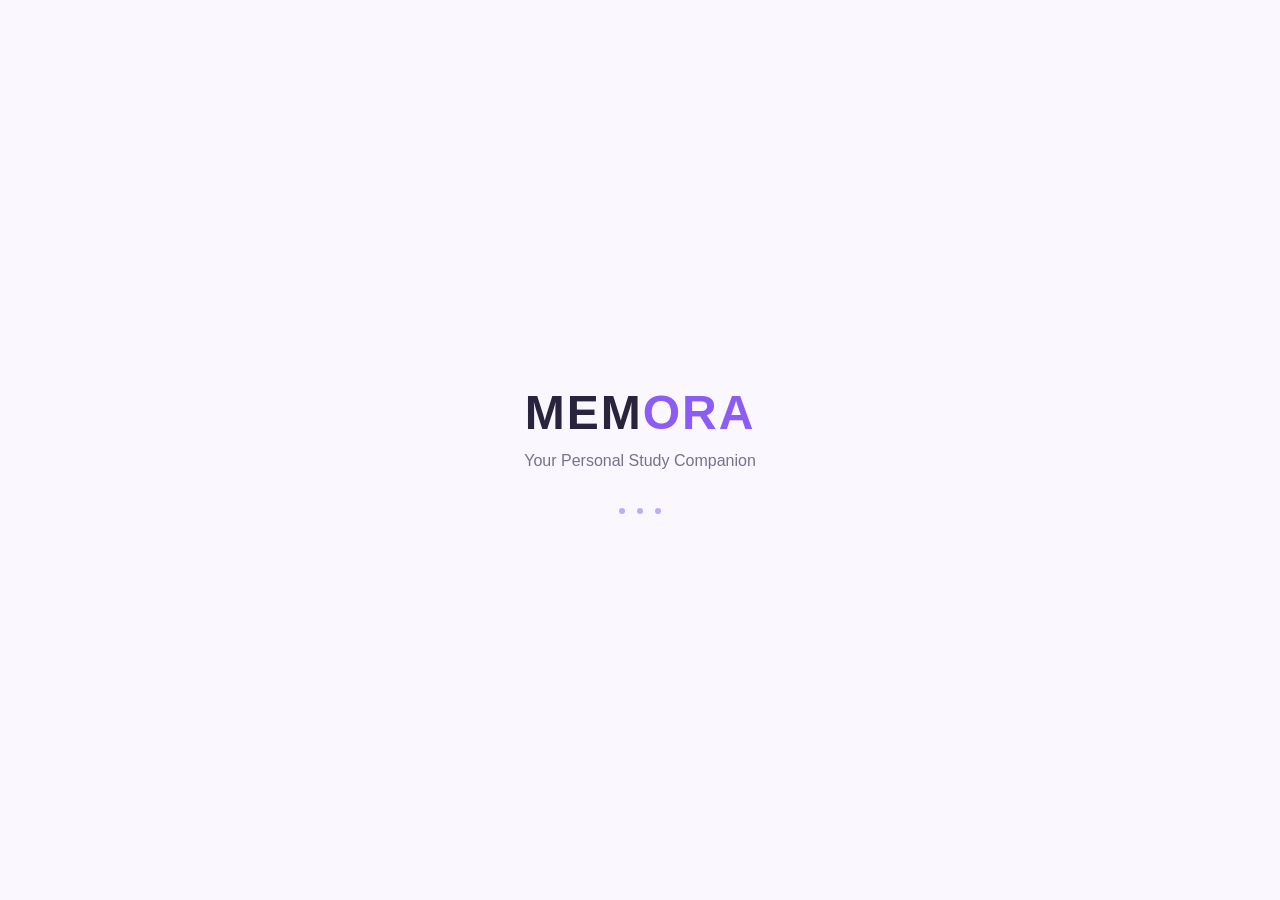
<file: index.html>
<!DOCTYPE html>
<html lang="en">

<head>
    <meta charset="UTF-8">
    <meta name="viewport" content="width=device-width, initial-scale=1.0">
    <title>Memora</title>
    <!-- Automatic redirect to loading page for Live Server entry point -->
    <meta http-equiv="refresh" content="0; url=loading.html">
    <script>
        window.location.replace("loading.html");
    </script>
</head>

<body>
    <p>Redirecting to <a href="loading.html">Memora</a>...</p>
</body>

</html>
</file>
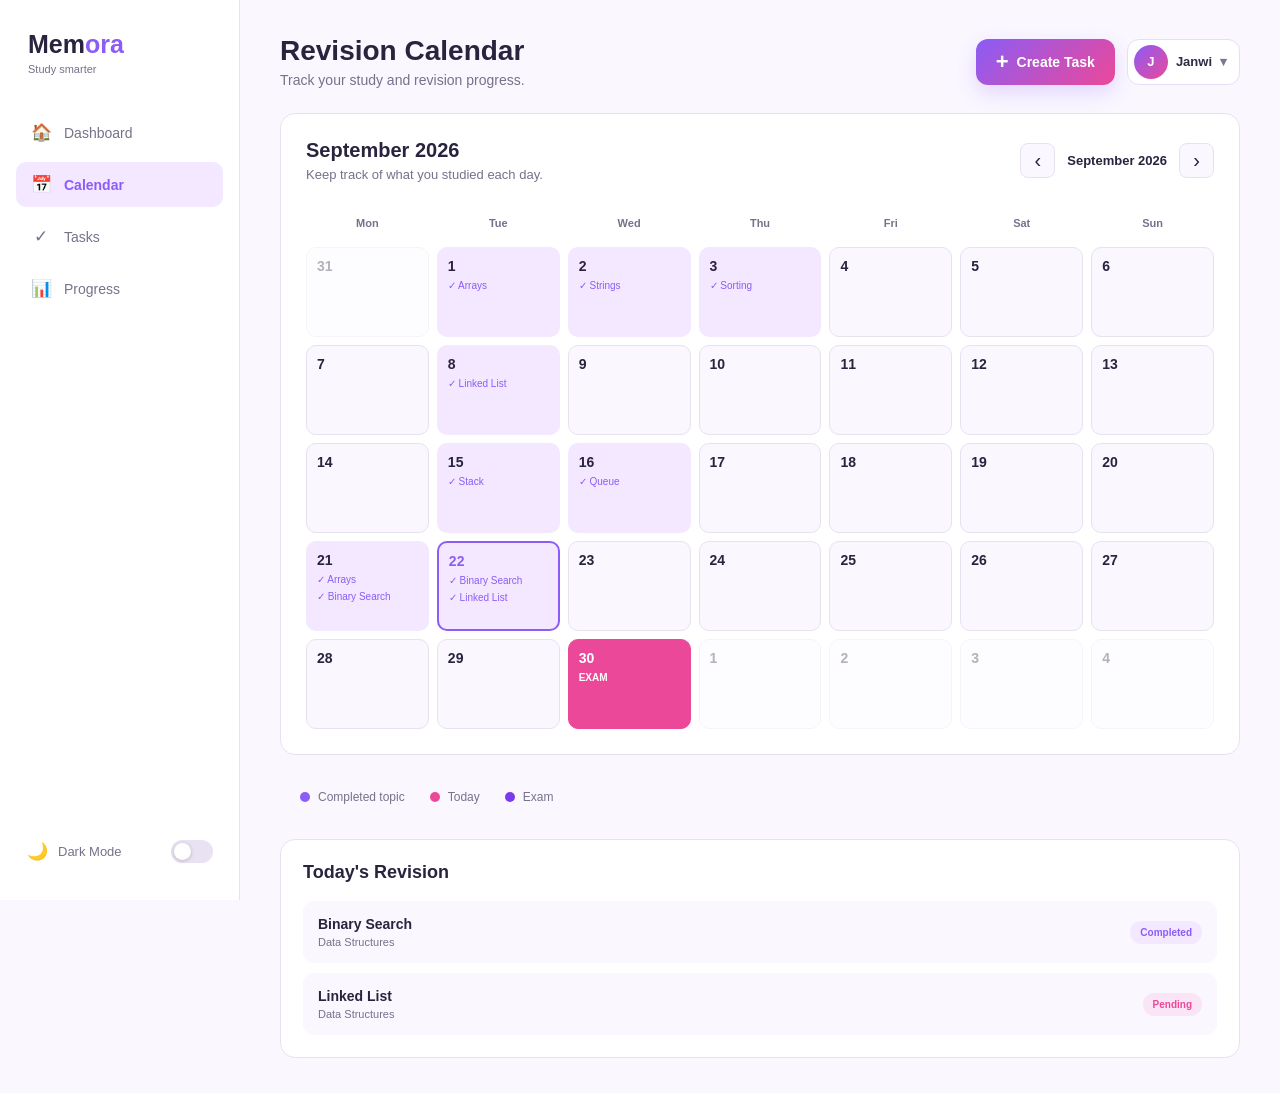
<file: calendar.html>
<!DOCTYPE html>
<html lang="en">

<head>

    <meta charset="UTF-8">
    <meta name="viewport" content="width=device-width, initial-scale=1.0">

    <title>Calendar - Memora</title>

    <link rel="stylesheet" href="style.css">

    <script>
        if (localStorage.getItem("theme") === "dark") {
            document.documentElement.classList.add("dark-mode");
        }
    </script>

</head>


<body>

    <div class="dashboard">


        <!-- ================= SIDEBAR ================= -->

        <aside class="sidebar">

            <div class="logo">

                <h2>
                    Mem<span>ora</span>
                </h2>

                <p>
                    Study smarter
                </p>

            </div>


            <nav class="navigation">

                <a href="dashboard.html" class="nav-item">

                    <span class="nav-icon">
                        🏠
                    </span>

                    <span>
                        Dashboard
                    </span>

                </a>


                <a href="calendar.html" class="nav-item active">

                    <span class="nav-icon">
                        📅
                    </span>

                    <span>
                        Calendar
                    </span>

                </a>


                <a href="task.html" class="nav-item">

                    <span class="nav-icon">
                        ✓
                    </span>

                    <span>
                        Tasks
                    </span>

                </a>


                <a href="progress.html" class="nav-item">

                    <span class="nav-icon">
                        📊
                    </span>

                    <span>
                        Progress
                    </span>

                </a>

            </nav>


            <!-- THEME -->

            <div class="theme-switch">

                <span id="themeIcon">
                    🌙
                </span>

                <span id="themeText">
                    Dark Mode
                </span>

                <button id="themeToggle" class="theme-toggle" type="button" aria-label="Toggle dark mode"
                    aria-pressed="false">

                    <span class="toggle-circle"></span>

                </button>

            </div>

        </aside>



        <!-- ================= MAIN ================= -->

        <main class="main-content">


            <header class="page-header">

                <div>

                    <h1>
                        Revision Calendar
                    </h1>

                    <p>
                        Track your study and revision progress.
                    </p>

                </div>

            </header>



            <!-- CALENDAR -->

            <section class="calendar-page-card">


                <div class="calendar-top">

                    <div>

                        <h2>
                            September 2026
                        </h2>

                        <p>
                            Keep track of what you studied each day.
                        </p>

                    </div>


                    <div class="calendar-controls">

                        <button type="button">
                            ‹
                        </button>

                        <span>
                            September 2026
                        </span>

                        <button type="button">
                            ›
                        </button>

                    </div>

                </div>



                <div class="large-calendar">


                    <div class="calendar-day-name">
                        Mon
                    </div>

                    <div class="calendar-day-name">
                        Tue
                    </div>

                    <div class="calendar-day-name">
                        Wed
                    </div>

                    <div class="calendar-day-name">
                        Thu
                    </div>

                    <div class="calendar-day-name">
                        Fri
                    </div>

                    <div class="calendar-day-name">
                        Sat
                    </div>

                    <div class="calendar-day-name">
                        Sun
                    </div>



                    <!-- WEEK 1 -->

                    <div class="day previous-month">
                        <span>31</span>
                    </div>

                    <div class="day completed">
                        <span>1</span>
                        <small>✓ Arrays</small>
                    </div>

                    <div class="day completed">
                        <span>2</span>
                        <small>✓ Strings</small>
                    </div>

                    <div class="day completed">
                        <span>3</span>
                        <small>✓ Sorting</small>
                    </div>

                    <div class="day">
                        <span>4</span>
                    </div>

                    <div class="day">
                        <span>5</span>
                    </div>

                    <div class="day">
                        <span>6</span>
                    </div>



                    <!-- WEEK 2 -->

                    <div class="day">
                        <span>7</span>
                    </div>

                    <div class="day completed">
                        <span>8</span>
                        <small>✓ Linked List</small>
                    </div>

                    <div class="day">
                        <span>9</span>
                    </div>

                    <div class="day">
                        <span>10</span>
                    </div>

                    <div class="day">
                        <span>11</span>
                    </div>

                    <div class="day">
                        <span>12</span>
                    </div>

                    <div class="day">
                        <span>13</span>
                    </div>



                    <!-- WEEK 3 -->

                    <div class="day">
                        <span>14</span>
                    </div>

                    <div class="day completed">
                        <span>15</span>
                        <small>✓ Stack</small>
                    </div>

                    <div class="day completed">
                        <span>16</span>
                        <small>✓ Queue</small>
                    </div>

                    <div class="day">
                        <span>17</span>
                    </div>

                    <div class="day">
                        <span>18</span>
                    </div>

                    <div class="day">
                        <span>19</span>
                    </div>

                    <div class="day">
                        <span>20</span>
                    </div>



                    <!-- WEEK 4 -->

                    <div class="day completed">

                        <span>21</span>

                        <small>
                            ✓ Arrays
                        </small>

                        <small>
                            ✓ Binary Search
                        </small>

                    </div>


                    <div class="day today">

                        <span>
                            22
                        </span>

                        <small>
                            ✓ Binary Search
                        </small>

                        <small>
                            ✓ Linked List
                        </small>

                    </div>


                    <div class="day">
                        <span>23</span>
                    </div>

                    <div class="day">
                        <span>24</span>
                    </div>

                    <div class="day">
                        <span>25</span>
                    </div>

                    <div class="day">
                        <span>26</span>
                    </div>

                    <div class="day">
                        <span>27</span>
                    </div>



                    <!-- WEEK 5 -->

                    <div class="day">
                        <span>28</span>
                    </div>

                    <div class="day">
                        <span>29</span>
                    </div>

                    <div class="day exam-day">

                        <span>
                            30
                        </span>

                        <small>
                            EXAM
                        </small>

                    </div>

                    <div class="day next-month">
                        <span>1</span>
                    </div>

                    <div class="day next-month">
                        <span>2</span>
                    </div>

                    <div class="day next-month">
                        <span>3</span>
                    </div>

                    <div class="day next-month">
                        <span>4</span>
                    </div>


                </div>

            </section>



            <!-- LEGEND -->

            <section class="calendar-info">

                <div class="legend-item">

                    <span class="legend completed-dot"></span>

                    <p>
                        Completed topic
                    </p>

                </div>


                <div class="legend-item">

                    <span class="legend today-dot"></span>

                    <p>
                        Today
                    </p>

                </div>


                <div class="legend-item">

                    <span class="legend exam-dot"></span>

                    <p>
                        Exam
                    </p>

                </div>

            </section>



            <!-- TODAY -->

            <section class="calendar-summary">

                <h2>
                    Today's Revision
                </h2>


                <div class="revision-list">


                    <div class="revision-item">

                        <div>

                            <h3>
                                Binary Search
                            </h3>

                            <p>
                                Data Structures
                            </p>

                        </div>

                        <span class="completed-label">
                            Completed
                        </span>

                    </div>


                    <div class="revision-item">

                        <div>

                            <h3>
                                Linked List
                            </h3>

                            <p>
                                Data Structures
                            </p>

                        </div>

                        <span class="pending-label">
                            Pending
                        </span>

                    </div>


                </div>

            </section>


        </main>

    </div>


    <script src="script.js"></script>
    <script src="task-system.js"></script>

</body>

</html>
</file>
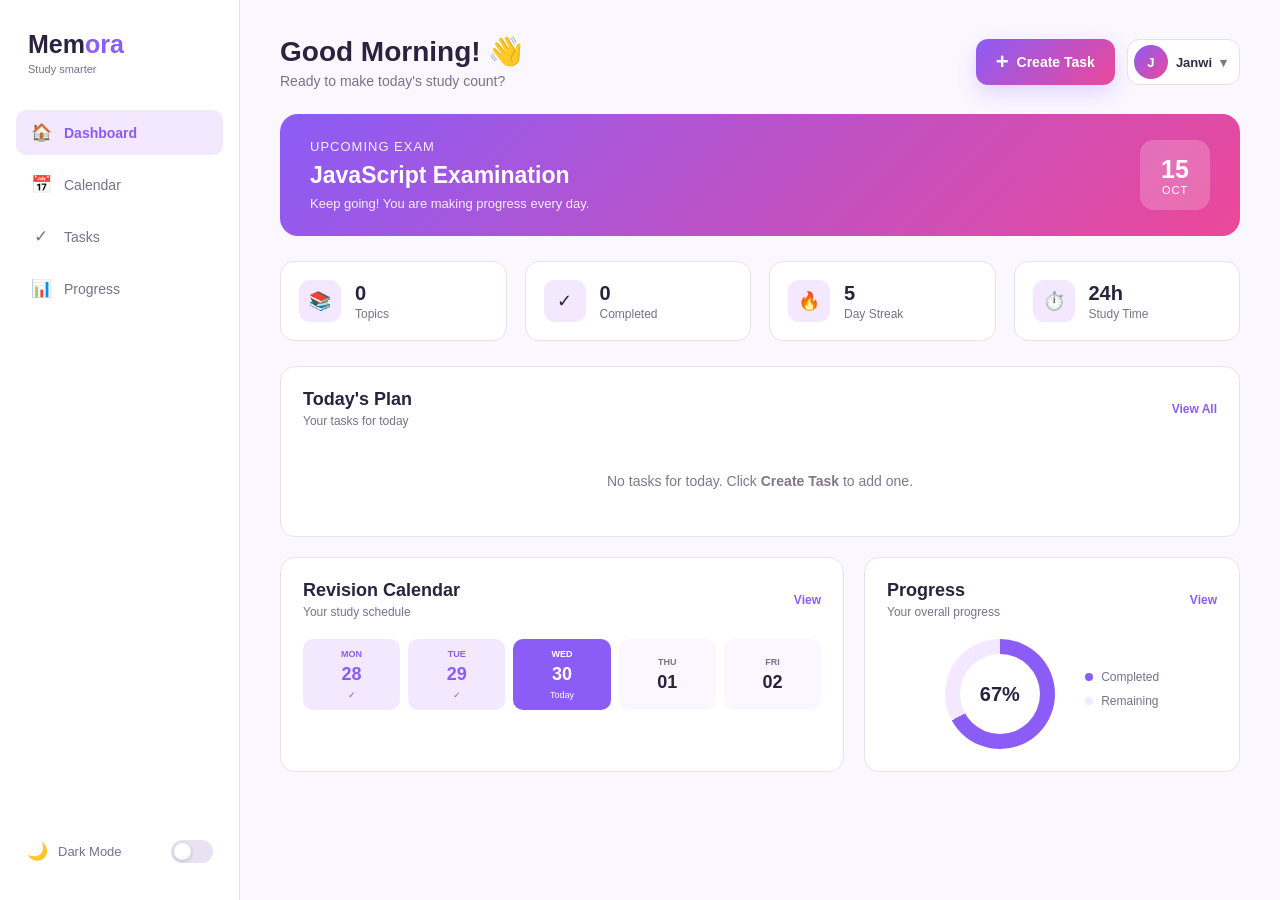
<file: dashboard.html>
<!DOCTYPE html>
<html lang="en">

<head>

    <meta charset="UTF-8">
    <meta name="viewport" content="width=device-width, initial-scale=1.0">

    <title>Memora - Dashboard</title>

    <link rel="stylesheet" href="style.css">

    <!-- Prevent light-mode flash -->
    <script>
        if (localStorage.getItem("theme") === "dark") {
            document.documentElement.classList.add("dark-mode");
        }
    </script>

</head>


<body>

    <div class="dashboard">

        <!-- ================= SIDEBAR ================= -->

        <aside class="sidebar">

            <div class="logo">
                <h2>Mem<span>ora</span></h2>
                <p>Study smarter</p>
            </div>


            <nav class="navigation">

                <a href="dashboard.html" class="nav-item active">
                    <span class="nav-icon">🏠</span>
                    <span>Dashboard</span>
                </a>

                <a href="calendar.html" class="nav-item">
                    <span class="nav-icon">📅</span>
                    <span>Calendar</span>
                </a>

                <a href="task.html" class="nav-item">
                    <span class="nav-icon">✓</span>
                    <span>Tasks</span>
                </a>

                <a href="progress.html" class="nav-item">
                    <span class="nav-icon">📊</span>
                    <span>Progress</span>
                </a>

            </nav>


            <!-- THEME TOGGLE -->

            <div class="theme-switch">

                <span id="themeIcon">🌙</span>

                <span id="themeText">
                    Dark Mode
                </span>

                <button id="themeToggle" class="theme-toggle" type="button" aria-label="Toggle dark mode"
                    aria-pressed="false">

                    <span class="toggle-circle"></span>

                </button>

            </div>

        </aside>



        <!-- ================= MAIN ================= -->

        <main class="main-content">


            <!-- HEADER -->

            <header class="topbar">

                <div>

                    <h1>
                        Good Morning! 👋
                    </h1>

                    <p>
                        Ready to make today's study count?
                    </p>

                </div>

            </header>



            <!-- EXAM -->

            <section class="exam-card">

                <div>

                    <p class="small-title">
                        UPCOMING EXAM
                    </p>

                    <h2>
                        JavaScript Examination
                    </h2>

                    <p>
                        Keep going! You are making progress every day.
                    </p>

                </div>


                <div class="exam-date">

                    <strong>
                        15
                    </strong>

                    <span>
                        OCT
                    </span>

                </div>

            </section>



            <!-- STATS -->

            <section class="stats">


                <div class="stat-card">

                    <div class="stat-icon">
                        📚
                    </div>

                    <div>
                        <h3>12</h3>
                        <p>Topics</p>
                    </div>

                </div>


                <div class="stat-card">

                    <div class="stat-icon">
                        ✓
                    </div>

                    <div>
                        <h3>8</h3>
                        <p>Completed</p>
                    </div>

                </div>


                <div class="stat-card">

                    <div class="stat-icon">
                        🔥
                    </div>

                    <div>
                        <h3>5</h3>
                        <p>Day Streak</p>
                    </div>

                </div>


                <div class="stat-card">

                    <div class="stat-icon">
                        ⏱️
                    </div>

                    <div>
                        <h3>24h</h3>
                        <p>Study Time</p>
                    </div>

                </div>


            </section>



            <!-- TODAY'S PLAN -->

            <section class="content-card">

                <div class="section-header">

                    <div>

                        <h2>
                            Today's Plan
                        </h2>

                        <p>
                            Your tasks for today
                        </p>

                    </div>


                    <a href="task.html" class="view-all">
                        View All
                    </a>

                </div>


                <div class="task-list">


                    <div class="task-item">

                        <div class="task-check">
                            ✓
                        </div>

                        <div class="task-info">

                            <h3>
                                JavaScript Promises
                            </h3>

                            <p>
                                Learn promises and async programming
                            </p>

                        </div>

                        <span class="task-time">
                            10:00 AM
                        </span>

                    </div>



                    <div class="task-item">

                        <div class="task-check">
                            ✓
                        </div>

                        <div class="task-info">

                            <h3>
                                Array Problems
                            </h3>

                            <p>
                                Practice 3 LeetCode problems
                            </p>

                        </div>

                        <span class="task-time">
                            2:00 PM
                        </span>

                    </div>



                    <div class="task-item">

                        <div class="task-check">
                            ✓
                        </div>

                        <div class="task-info">

                            <h3>
                                Revision
                            </h3>

                            <p>
                                Revise yesterday's topics
                            </p>

                        </div>

                        <span class="task-time">
                            7:00 PM
                        </span>

                    </div>


                </div>

            </section>



            <!-- BOTTOM GRID -->

            <div class="bottom-grid">


                <!-- CALENDAR -->

                <section class="content-card">

                    <div class="section-header">

                        <div>

                            <h2>
                                Revision Calendar
                            </h2>

                            <p>
                                Your study schedule
                            </p>

                        </div>

                        <a href="calendar.html" class="view-all">

                            View

                        </a>

                    </div>


                    <div class="calendar-preview">


                        <div class="calendar-day completed">

                            <span>MON</span>

                            <strong>28</strong>

                            <small>✓</small>

                        </div>


                        <div class="calendar-day completed">

                            <span>TUE</span>

                            <strong>29</strong>

                            <small>✓</small>

                        </div>


                        <div class="calendar-day today">

                            <span>WED</span>

                            <strong>30</strong>

                            <small>Today</small>

                        </div>


                        <div class="calendar-day">

                            <span>THU</span>

                            <strong>01</strong>

                        </div>


                        <div class="calendar-day">

                            <span>FRI</span>

                            <strong>02</strong>

                        </div>


                    </div>

                </section>



                <!-- PROGRESS -->

                <section class="content-card">

                    <div class="section-header">

                        <div>

                            <h2>
                                Progress
                            </h2>

                            <p>
                                Your overall progress
                            </p>

                        </div>


                        <a href="progress.html" class="view-all">

                            View

                        </a>

                    </div>


                    <div class="progress-container">

                        <div class="progress-circle">

                            <strong>
                                67%
                            </strong>

                        </div>


                        <div class="progress-details">

                            <p>
                                <span class="legend-dot completed-dot"></span>
                                Completed
                            </p>

                            <p>
                                <span class="legend-dot remaining-dot"></span>
                                Remaining
                            </p>

                        </div>

                    </div>

                </section>


            </div>


        </main>

    </div>


    <script src="script.js"></script>
    <script src="task-system.js"></script>

</body>

</html>
</file>
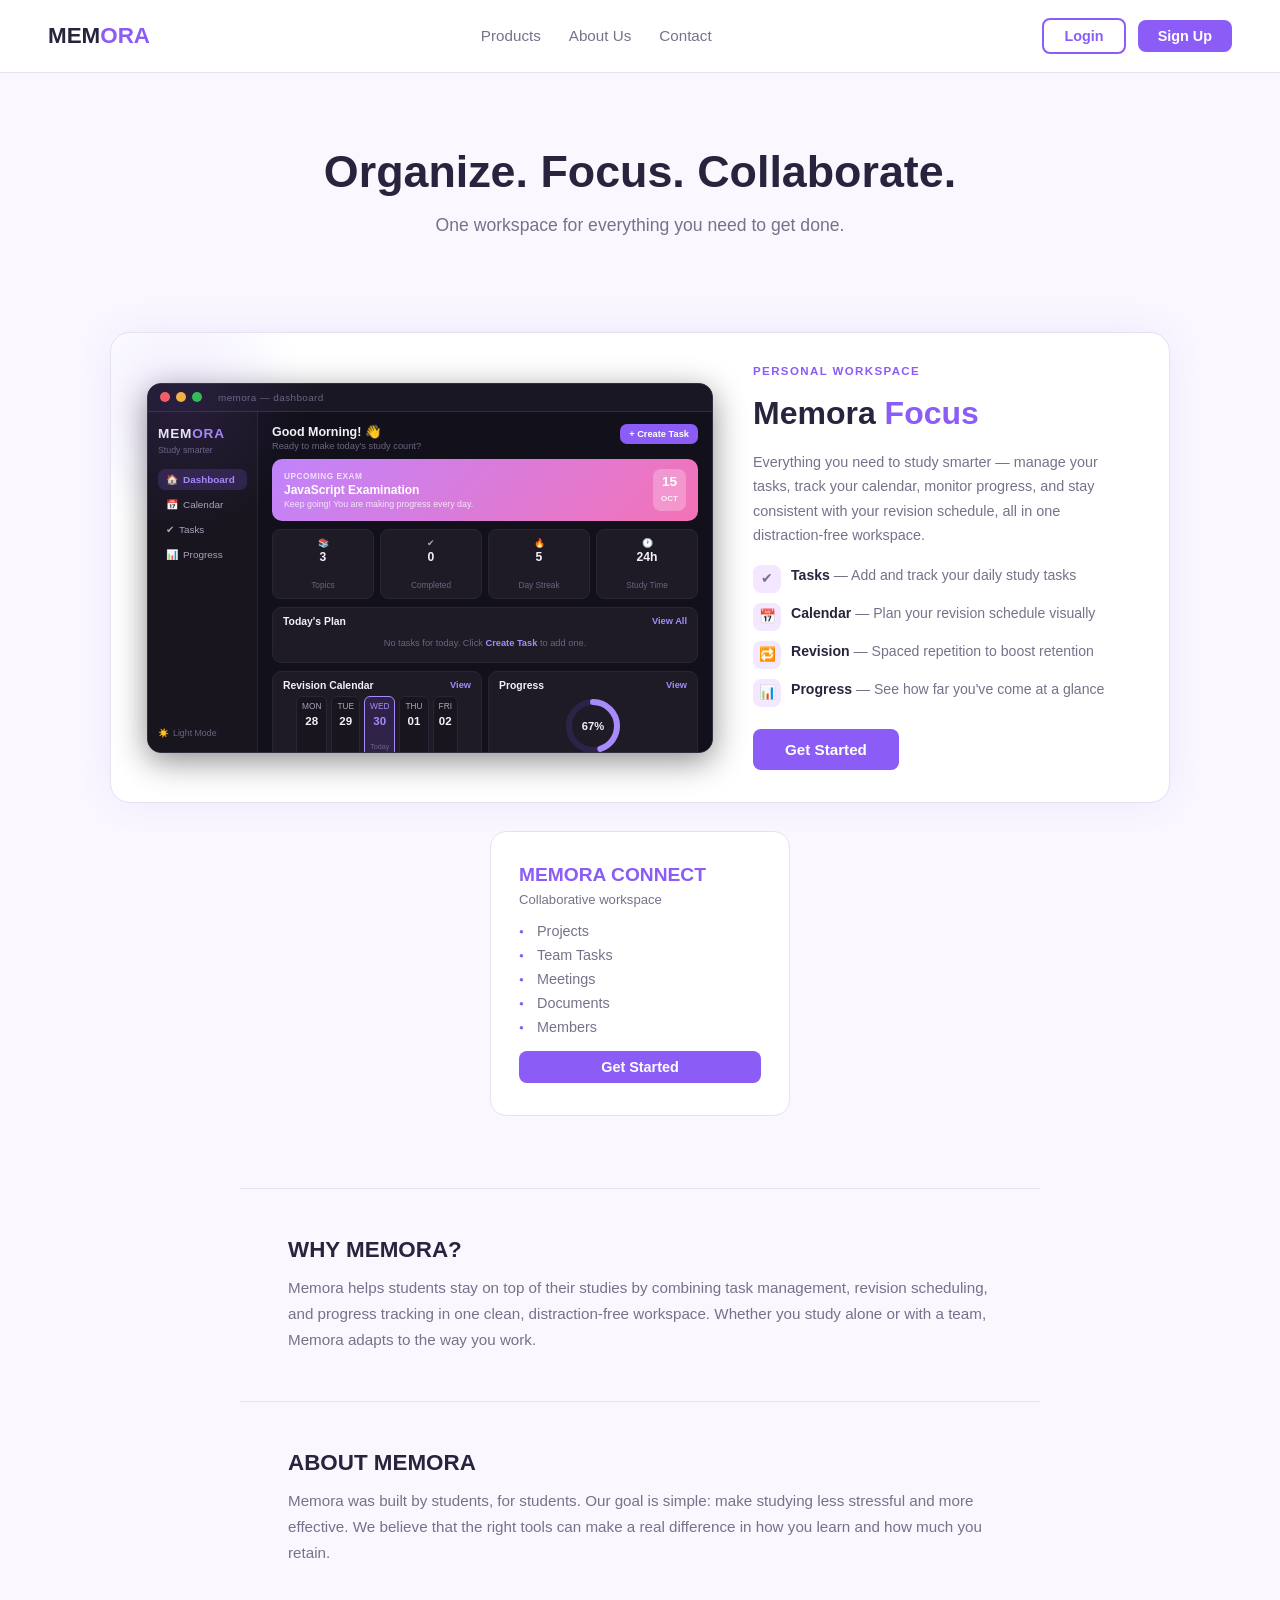
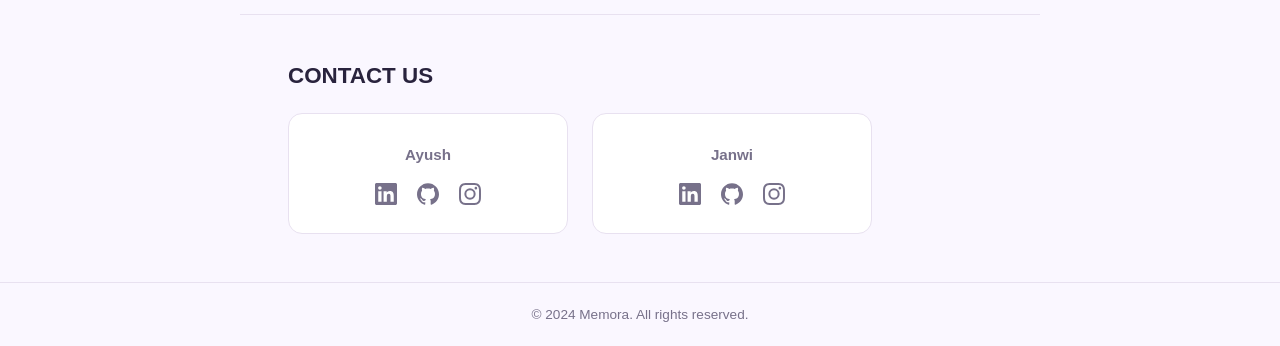
<file: home.html>
<!DOCTYPE html>
<html lang="en">

<head>
    <meta charset="UTF-8">
    <meta name="viewport" content="width=device-width, initial-scale=1.0">
    <title>Memora - Welcome</title>

    <!-- Using the ONE existing CSS file -->
    <link rel="stylesheet" href="style.css">

    <!-- Prevent dark-mode flash on page load -->
    <script>
        if (localStorage.getItem("theme") === "dark") {
            document.documentElement.classList.add("dark-mode");
        }
    </script>
</head>

<body>

    <!-- ========== NAVBAR ========== -->
    <nav class="home-nav">

        <!-- Brand / Logo -->
        <a href="home.html" class="home-nav-brand">MEM<span>ORA</span></a>

        <!-- Navigation links (middle) -->
        <ul class="home-nav-links">
            <li><a href="#products">Products</a></li>
            <li><a href="#about">About Us</a></li>
            <li><a href="#contact">Contact</a></li>
        </ul>

        <!-- Login / Sign Up (right side) -->
        <div class="home-nav-actions">
            <a href="login.html" class="btn-outline">Login</a>
            <a href="login.html" class="btn-primary">Sign Up</a>
        </div>

    </nav>


    <!-- ========== HERO SECTION ========== -->
    <section class="home-hero">

        <h1>Organize. Focus. Collaborate.</h1>

        <p>One workspace for everything you need to get done.</p>

    </section>


    <!-- ========== PRODUCTS SECTION ========== -->
    <section id="products" class="home-products">

        <!-- ── MEMORA FOCUS — Visual Workspace Showcase ── -->
        <div class="focus-showcase">

            <!-- LEFT: Dashboard preview mockup -->
            <div class="focus-preview" aria-hidden="true">

                <!-- Simulated browser/app chrome -->
                <div class="preview-chrome">
                    <span class="chrome-dot chrome-red"></span>
                    <span class="chrome-dot chrome-yellow"></span>
                    <span class="chrome-dot chrome-green"></span>
                    <span class="chrome-title">memora — dashboard</span>
                </div>

                <!-- Sidebar -->
                <div class="preview-body">
                    <aside class="preview-sidebar">
                        <div class="preview-brand">MEM<span>ORA</span></div>
                        <p class="preview-tagline">Study smarter</p>
                        <nav class="preview-nav">
                            <div class="preview-nav-item preview-nav-active">
                                <span>🏠</span> Dashboard
                            </div>
                            <div class="preview-nav-item">
                                <span>📅</span> Calendar
                            </div>
                            <div class="preview-nav-item">
                                <span>✔</span> Tasks
                            </div>
                            <div class="preview-nav-item">
                                <span>📊</span> Progress
                            </div>
                        </nav>
                        <div class="preview-theme-toggle">
                            ☀️ <span>Light Mode</span>
                        </div>
                    </aside>

                    <!-- Main content area -->
                    <main class="preview-main">
                        <div class="preview-header-row">
                            <div>
                                <h3>Good Morning! 👋</h3>
                                <p>Ready to make today's study count?</p>
                            </div>
                            <div class="preview-create-btn">+ Create Task</div>
                        </div>

                        <!-- Exam banner -->
                        <div class="preview-exam-banner">
                            <div>
                                <div class="preview-exam-label">UPCOMING EXAM</div>
                                <div class="preview-exam-title">JavaScript Examination</div>
                                <div class="preview-exam-sub">Keep going! You are making progress every day.</div>
                            </div>
                            <div class="preview-exam-date">15<br><small>OCT</small></div>
                        </div>

                        <!-- Stats row -->
                        <div class="preview-stats">
                            <div class="preview-stat">📚 <strong>3</strong><br><small>Topics</small></div>
                            <div class="preview-stat">✔ <strong>0</strong><br><small>Completed</small></div>
                            <div class="preview-stat">🔥 <strong>5</strong><br><small>Day Streak</small></div>
                            <div class="preview-stat">🕐 <strong>24h</strong><br><small>Study Time</small></div>
                        </div>

                        <!-- Bottom panels -->
                        <div class="preview-panels">
                            <div class="preview-panel preview-panel-wide">
                                <div class="preview-panel-title">Today's Plan <span>View All</span></div>
                                <div class="preview-panel-empty">No tasks for today. Click <em>Create Task</em> to add one.</div>
                            </div>
                        </div>
                        <div class="preview-panels preview-panels-split">
                            <div class="preview-panel">
                                <div class="preview-panel-title">Revision Calendar <span>View</span></div>
                                <div class="preview-cal-days">
                                    <div class="preview-cal-day">MON<br><strong>28</strong></div>
                                    <div class="preview-cal-day">TUE<br><strong>29</strong></div>
                                    <div class="preview-cal-day preview-cal-today">WED<br><strong>30</strong><br><small>Today</small></div>
                                    <div class="preview-cal-day">THU<br><strong>01</strong></div>
                                    <div class="preview-cal-day">FRI<br><strong>02</strong></div>
                                </div>
                            </div>
                            <div class="preview-panel">
                                <div class="preview-panel-title">Progress <span>View</span></div>
                                <div class="preview-progress-ring">
                                    <svg viewBox="0 0 60 60" width="60" height="60">
                                        <circle cx="30" cy="30" r="24" fill="none" stroke="#2e2347" stroke-width="6"/>
                                        <circle cx="30" cy="30" r="24" fill="none" stroke="#a78bfa" stroke-width="6"
                                            stroke-dasharray="100.5" stroke-dashoffset="33" stroke-linecap="round"
                                            transform="rotate(-90 30 30)"/>
                                    </svg>
                                    <span class="preview-ring-pct">67%</span>
                                </div>
                                <div class="preview-legend">
                                    <span class="preview-dot-purple"></span> Completed
                                    <span class="preview-dot-gray"></span> Remaining
                                </div>
                            </div>
                        </div>
                    </main>
                </div>
            </div>

            <!-- RIGHT: Text + features + CTA -->
            <div class="focus-info">
                <p class="focus-label">PERSONAL WORKSPACE</p>
                <h2>Memora <span>Focus</span></h2>
                <p class="focus-desc">
                    Everything you need to study smarter — manage your tasks,
                    track your calendar, monitor progress, and stay consistent
                    with your revision schedule, all in one distraction-free workspace.
                </p>

                <ul class="focus-features">
                    <li>
                        <span class="focus-feature-icon">✔</span>
                        <span><strong>Tasks</strong> — Add and track your daily study tasks</span>
                    </li>
                    <li>
                        <span class="focus-feature-icon">📅</span>
                        <span><strong>Calendar</strong> — Plan your revision schedule visually</span>
                    </li>
                    <li>
                        <span class="focus-feature-icon">🔁</span>
                        <span><strong>Revision</strong> — Spaced repetition to boost retention</span>
                    </li>
                    <li>
                        <span class="focus-feature-icon">📊</span>
                        <span><strong>Progress</strong> — See how far you've come at a glance</span>
                    </li>
                </ul>

                <!--
                    Get Started → opens login.html
                -->
                <a href="login.html" class="btn-primary focus-cta">Get Started</a>
            </div>

        </div>


        <!-- ── MEMORA CONNECT card (unchanged) ── -->
        <div class="home-connect-row">
            <div class="product-card">

                <h2>MEMORA CONNECT</h2>
                <p class="product-type">Collaborative workspace</p>

                <ul>
                    <li>Projects</li>
                    <li>Team Tasks</li>
                    <li>Meetings</li>
                    <li>Documents</li>
                    <li>Members</li>
                </ul>

                <!-- Connect still goes to login — not a personal workspace entry -->
                <a href="login.html" class="btn-primary">Get Started</a>

            </div>
        </div>

    </section>


    <!-- ========== WHY MEMORA ========== -->
    <section id="why" class="home-section">

        <h2>WHY MEMORA?</h2>

        <p>
            Memora helps students stay on top of their studies by combining
            task management, revision scheduling, and progress tracking in one
            clean, distraction-free workspace. Whether you study alone or with
            a team, Memora adapts to the way you work.
        </p>

    </section>


    <!-- ========== ABOUT MEMORA ========== -->
    <section id="about" class="home-section">

        <h2>ABOUT MEMORA</h2>

        <p>
            Memora was built by students, for students. Our goal is simple:
            make studying less stressful and more effective. We believe that
            the right tools can make a real difference in how you learn and
            how much you retain.
        </p>

    </section>


    <!-- ========== CONTACT ========== -->
    <section id="contact" class="home-section">

        <h2>CONTACT US</h2>

        <!-- Two team member cards, side by side on desktop, stacked on mobile -->
        <div class="contact-cards">

            <!-- ── Ayush ── -->
            <div class="contact-card">

                <p class="contact-name">Ayush</p>

                <div class="contact-icons">

                    <!-- LinkedIn icon -->
                    <a href="https://www.linkedin.com/in/ayush-kumar-5b80523a5/"
                       target="_blank"
                       rel="noopener noreferrer"
                       class="contact-icon"
                       aria-label="Ayush on LinkedIn">
                        <!-- Simple LinkedIn SVG — no library needed -->
                        <svg xmlns="http://www.w3.org/2000/svg" width="22" height="22" viewBox="0 0 24 24" fill="currentColor">
                            <path d="M20.447 20.452H16.89v-5.569c0-1.327-.024-3.037-1.85-3.037-1.851 0-2.134 1.445-2.134 2.939v5.667H9.351V9h3.414v1.561h.046c.476-.899 1.637-1.85 3.37-1.85 3.602 0 4.267 2.37 4.267 5.455v6.286zM5.337 7.433a1.98 1.98 0 1 1 0-3.96 1.98 1.98 0 0 1 0 3.96zM7.119 20.452H3.553V9h3.566v11.452zM22.225 0H1.771C.792 0 0 .774 0 1.729v20.542C0 23.226.792 24 1.771 24h20.451C23.2 24 24 23.226 24 22.271V1.729C24 .774 23.2 0 22.222 0h.003z"/>
                        </svg>
                    </a>

                    <!-- GitHub icon -->
                    <a href="https://github.com/kumarayush23658-source"
                       target="_blank"
                       rel="noopener noreferrer"
                       class="contact-icon"
                       aria-label="Ayush on GitHub">
                        <svg xmlns="http://www.w3.org/2000/svg" width="22" height="22" viewBox="0 0 24 24" fill="currentColor">
                            <path d="M12 .297c-6.63 0-12 5.373-12 12 0 5.303 3.438 9.8 8.205 11.385.6.113.82-.258.82-.577 0-.285-.01-1.04-.015-2.04-3.338.724-4.042-1.61-4.042-1.61-.546-1.385-1.335-1.755-1.335-1.755-1.087-.744.084-.729.084-.729 1.205.084 1.838 1.236 1.838 1.236 1.07 1.835 2.809 1.305 3.495.998.108-.776.417-1.305.76-1.605-2.665-.3-5.466-1.332-5.466-5.93 0-1.31.465-2.38 1.235-3.22-.135-.303-.54-1.523.105-3.176 0 0 1.005-.322 3.3 1.23.96-.267 1.98-.399 3-.405 1.02.006 2.04.138 3 .405 2.28-1.552 3.285-1.23 3.285-1.23.645 1.653.24 2.873.12 3.176.765.84 1.23 1.91 1.23 3.22 0 4.61-2.805 5.625-5.475 5.92.42.36.81 1.096.81 2.22 0 1.606-.015 2.896-.015 3.286 0 .315.21.69.825.57C20.565 22.092 24 17.592 24 12.297c0-6.627-5.373-12-12-12"/>
                        </svg>
                    </a>

                    <!-- Instagram icon -->
                    <a href="https://www.instagram.com/ayushkumar_248/"
                       target="_blank"
                       rel="noopener noreferrer"
                       class="contact-icon"
                       aria-label="Ayush on Instagram">
                        <svg xmlns="http://www.w3.org/2000/svg" width="22" height="22" viewBox="0 0 24 24" fill="currentColor">
                            <path d="M12 2.163c3.204 0 3.584.012 4.85.07 3.252.148 4.771 1.691 4.919 4.919.058 1.265.069 1.645.069 4.849 0 3.205-.012 3.584-.069 4.849-.149 3.225-1.664 4.771-4.919 4.919-1.266.058-1.644.07-4.85.07-3.204 0-3.584-.012-4.849-.07-3.26-.149-4.771-1.699-4.919-4.92-.058-1.265-.07-1.644-.07-4.849 0-3.204.013-3.583.07-4.849.149-3.227 1.664-4.771 4.919-4.919 1.266-.057 1.645-.069 4.849-.069zM12 0C8.741 0 8.333.014 7.053.072 2.695.272.273 2.69.073 7.052.014 8.333 0 8.741 0 12c0 3.259.014 3.668.072 4.948.2 4.358 2.618 6.78 6.98 6.98C8.333 23.986 8.741 24 12 24c3.259 0 3.668-.014 4.948-.072 4.354-.2 6.782-2.618 6.979-6.98.059-1.28.073-1.689.073-4.948 0-3.259-.014-3.667-.072-4.947-.196-4.354-2.617-6.78-6.979-6.98C15.668.014 15.259 0 12 0zm0 5.838a6.162 6.162 0 1 0 0 12.324 6.162 6.162 0 0 0 0-12.324zM12 16a4 4 0 1 1 0-8 4 4 0 0 1 0 8zm6.406-11.845a1.44 1.44 0 1 0 0 2.881 1.44 1.44 0 0 0 0-2.881z"/>
                        </svg>
                    </a>

                </div>

            </div>


            <!-- ── Janwi ── -->
            <div class="contact-card">

                <p class="contact-name">Janwi</p>

                <div class="contact-icons">

                    <!-- LinkedIn icon -->
                    <a href="https://www.linkedin.com/in/janwi-kumari/"
                       target="_blank"
                       rel="noopener noreferrer"
                       class="contact-icon"
                       aria-label="Janwi on LinkedIn">
                        <svg xmlns="http://www.w3.org/2000/svg" width="22" height="22" viewBox="0 0 24 24" fill="currentColor">
                            <path d="M20.447 20.452H16.89v-5.569c0-1.327-.024-3.037-1.85-3.037-1.851 0-2.134 1.445-2.134 2.939v5.667H9.351V9h3.414v1.561h.046c.476-.899 1.637-1.85 3.37-1.85 3.602 0 4.267 2.37 4.267 5.455v6.286zM5.337 7.433a1.98 1.98 0 1 1 0-3.96 1.98 1.98 0 0 1 0 3.96zM7.119 20.452H3.553V9h3.566v11.452zM22.225 0H1.771C.792 0 0 .774 0 1.729v20.542C0 23.226.792 24 1.771 24h20.451C23.2 24 24 23.226 24 22.271V1.729C24 .774 23.2 0 22.222 0h.003z"/>
                        </svg>
                    </a>

                    <!-- GitHub icon -->
                    <a href="https://github.com/janwikumari508"
                       target="_blank"
                       rel="noopener noreferrer"
                       class="contact-icon"
                       aria-label="Janwi on GitHub">
                        <svg xmlns="http://www.w3.org/2000/svg" width="22" height="22" viewBox="0 0 24 24" fill="currentColor">
                            <path d="M12 .297c-6.63 0-12 5.373-12 12 0 5.303 3.438 9.8 8.205 11.385.6.113.82-.258.82-.577 0-.285-.01-1.04-.015-2.04-3.338.724-4.042-1.61-4.042-1.61-.546-1.385-1.335-1.755-1.335-1.755-1.087-.744.084-.729.084-.729 1.205.084 1.838 1.236 1.838 1.236 1.07 1.835 2.809 1.305 3.495.998.108-.776.417-1.305.76-1.605-2.665-.3-5.466-1.332-5.466-5.93 0-1.31.465-2.38 1.235-3.22-.135-.303-.54-1.523.105-3.176 0 0 1.005-.322 3.3 1.23.96-.267 1.98-.399 3-.405 1.02.006 2.04.138 3 .405 2.28-1.552 3.285-1.23 3.285-1.23.645 1.653.24 2.873.12 3.176.765.84 1.23 1.91 1.23 3.22 0 4.61-2.805 5.625-5.475 5.92.42.36.81 1.096.81 2.22 0 1.606-.015 2.896-.015 3.286 0 .315.21.69.825.57C20.565 22.092 24 17.592 24 12.297c0-6.627-5.373-12-12-12"/>
                        </svg>
                    </a>

                    <!-- Instagram icon -->
                    <a href="https://www.instagram.com/_janwi_kumari_/"
                       target="_blank"
                       rel="noopener noreferrer"
                       class="contact-icon"
                       aria-label="Janwi on Instagram">
                        <svg xmlns="http://www.w3.org/2000/svg" width="22" height="22" viewBox="0 0 24 24" fill="currentColor">
                            <path d="M12 2.163c3.204 0 3.584.012 4.85.07 3.252.148 4.771 1.691 4.919 4.919.058 1.265.069 1.645.069 4.849 0 3.205-.012 3.584-.069 4.849-.149 3.225-1.664 4.771-4.919 4.919-1.266.058-1.644.07-4.85.07-3.204 0-3.584-.012-4.849-.07-3.26-.149-4.771-1.699-4.919-4.92-.058-1.265-.07-1.644-.07-4.849 0-3.204.013-3.583.07-4.849.149-3.227 1.664-4.771 4.919-4.919 1.266-.057 1.645-.069 4.849-.069zM12 0C8.741 0 8.333.014 7.053.072 2.695.272.273 2.69.073 7.052.014 8.333 0 8.741 0 12c0 3.259.014 3.668.072 4.948.2 4.358 2.618 6.78 6.98 6.98C8.333 23.986 8.741 24 12 24c3.259 0 3.668-.014 4.948-.072 4.354-.2 6.782-2.618 6.979-6.98.059-1.28.073-1.689.073-4.948 0-3.259-.014-3.667-.072-4.947-.196-4.354-2.617-6.78-6.979-6.98C15.668.014 15.259 0 12 0zm0 5.838a6.162 6.162 0 1 0 0 12.324 6.162 6.162 0 0 0 0-12.324zM12 16a4 4 0 1 1 0-8 4 4 0 0 1 0 8zm6.406-11.845a1.44 1.44 0 1 0 0 2.881 1.44 1.44 0 0 0 0-2.881z"/>
                        </svg>
                    </a>

                </div>

            </div>

        </div>

    </section>



    <!-- ========== FOOTER ========== -->
    <footer class="home-footer">
        <p>© 2024 Memora. All rights reserved.</p>
    </footer>


    <!-- Using the ONE existing JS file -->
    <script src="script.js"></script>

</body>

</html>
</file>
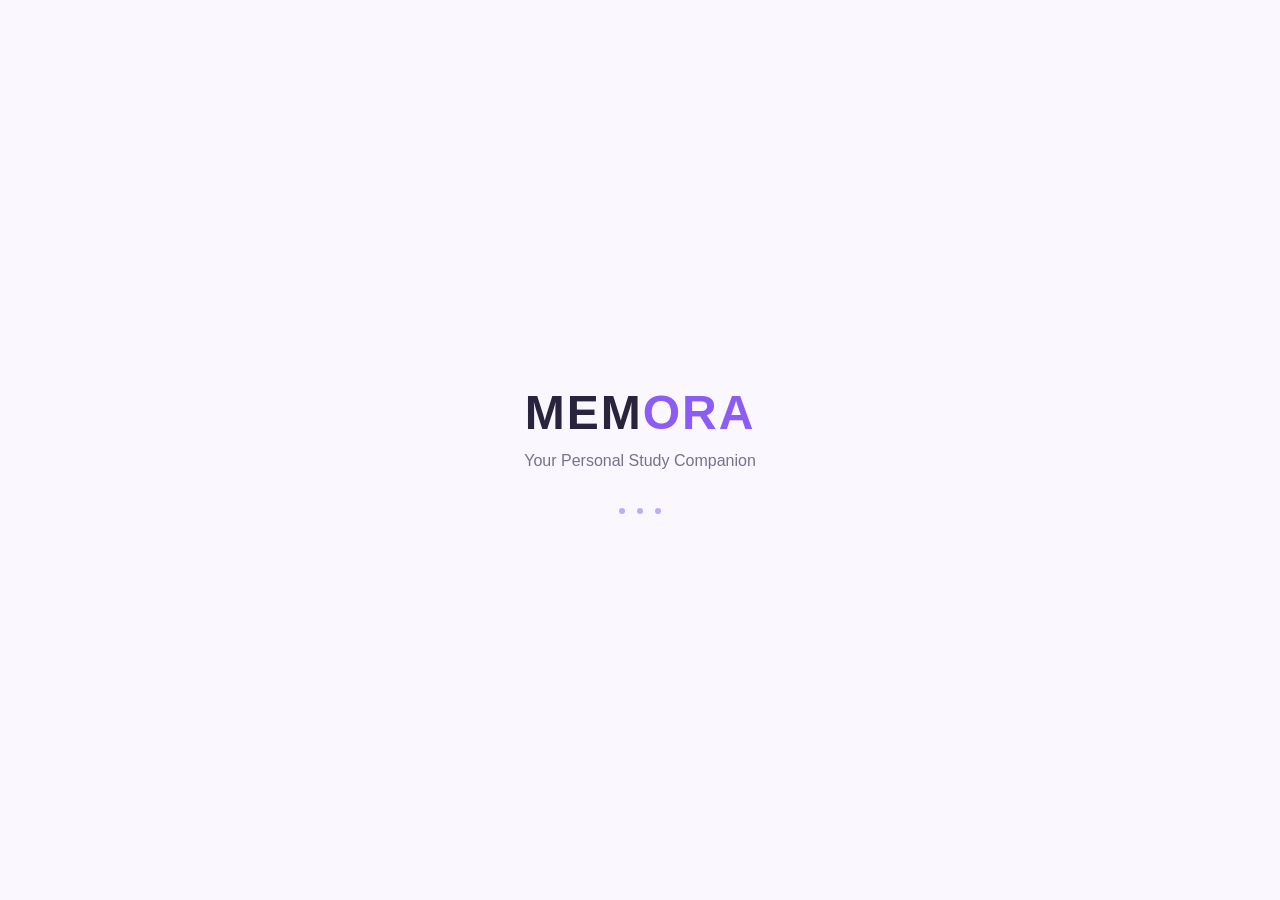
<file: loading.html>
<!DOCTYPE html>
<html lang="en">

<head>
    <meta charset="UTF-8">
    <meta name="viewport" content="width=device-width, initial-scale=1.0">
    <title>Memora</title>

    <!-- Using the ONE existing CSS file -->
    <link rel="stylesheet" href="style.css">

    <!-- Prevent dark-mode flash on page load -->
    <script>
        if (localStorage.getItem("theme") === "dark") {
            document.documentElement.classList.add("dark-mode");
        }
    </script>
</head>

<!--
    .loading-page-body  → CSS class in style.css that centers everything
    id="loading-page"   → JavaScript in script.js looks for this id
                          to know it is on the loading page and starts the timer
-->
<body class="loading-page-body" id="loading-page">

    <div class="loading-container">

        <!-- Logo -->
        <h1>MEM<span>ORA</span></h1>

        <!-- Tagline -->
        <p>Your Personal Study Companion</p>

        <!-- Three bouncing dots animation -->
        <div class="loading-dots">
            <span></span>
            <span></span>
            <span></span>
        </div>

    </div>

    <!-- Using the ONE existing JS file -->
    <script src="script.js"></script>

</body>

</html>
</file>
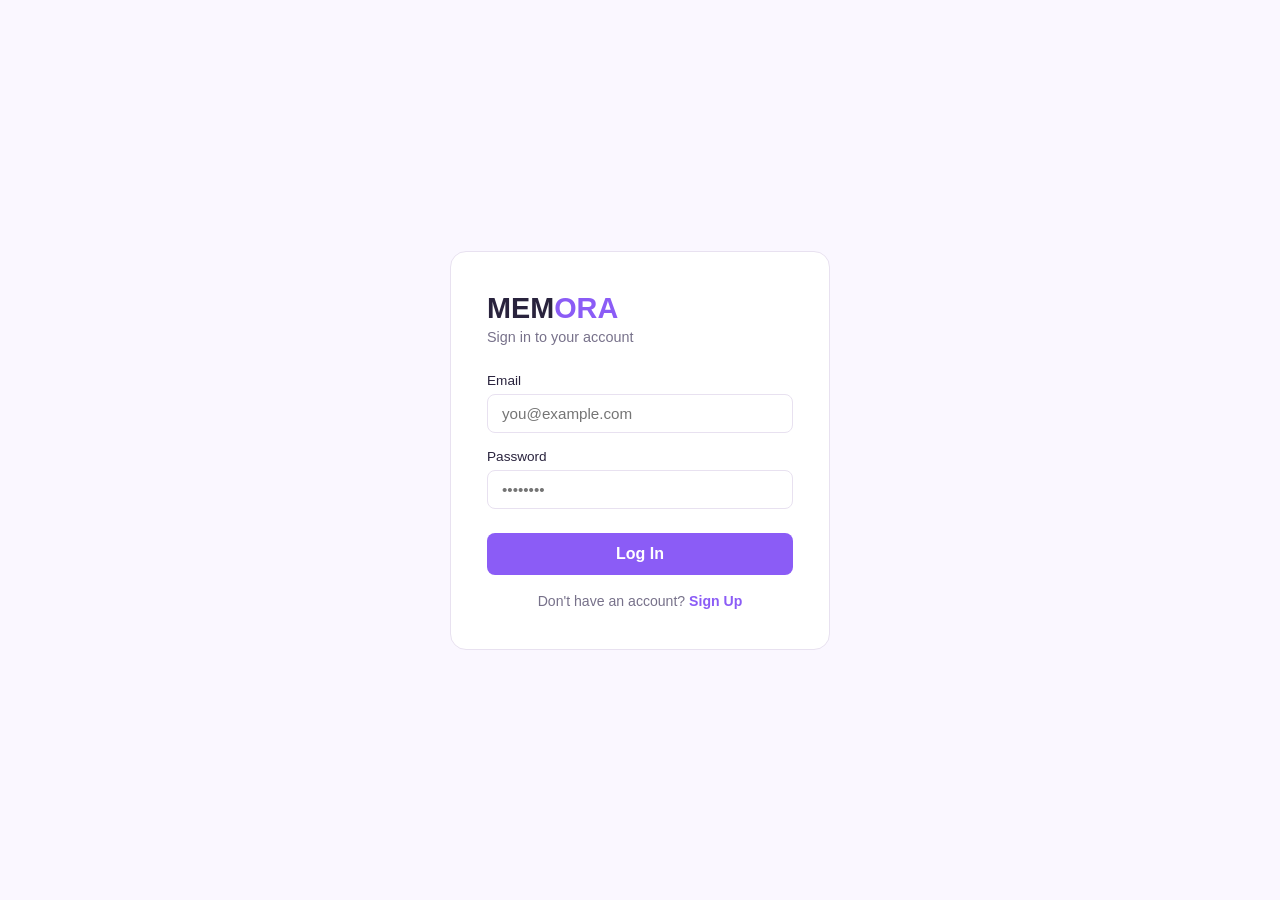
<file: login.html>
<!DOCTYPE html>
<html lang="en">

<head>
    <meta charset="UTF-8">
    <meta name="viewport" content="width=device-width, initial-scale=1.0">
    <title>Memora - Login</title>

    <!-- Using the ONE existing CSS file -->
    <link rel="stylesheet" href="style.css">

    <!-- Prevent dark-mode flash on page load -->
    <script>
        if (localStorage.getItem("theme") === "dark") {
            document.documentElement.classList.add("dark-mode");
        }
    </script>

    <!-- Inline styles only for the login form layout, no new CSS file -->
    <style>
        .login-page-body {
            display: flex;
            align-items: center;
            justify-content: center;
            height: 100vh;
            background: var(--background);
        }

        .login-box {
            background: var(--card);
            border: 1px solid var(--border);
            border-radius: 16px;
            padding: 40px 36px;
            width: 100%;
            max-width: 380px;
        }

        .login-box h1 {
            font-size: 1.8rem;
            font-weight: 700;
            color: var(--text);
            margin-bottom: 4px;
        }

        .login-box h1 span {
            color: var(--primary);
        }

        .login-box .login-subtitle {
            color: var(--muted);
            font-size: 0.9rem;
            margin-bottom: 28px;
        }

        .login-field {
            display: flex;
            flex-direction: column;
            gap: 6px;
            margin-bottom: 16px;
        }

        .login-field label {
            font-size: 0.85rem;
            color: var(--text);
            font-weight: 500;
        }

        .login-field input {
            padding: 10px 14px;
            border: 1px solid var(--border);
            border-radius: 8px;
            background: var(--input);
            color: var(--text);
            font-size: 0.95rem;
            outline: none;
        }

        .login-field input:focus {
            border-color: var(--primary);
        }

        .login-submit {
            width: 100%;
            padding: 12px;
            border: none;
            border-radius: 8px;
            background: var(--primary);
            color: #fff;
            font-size: 1rem;
            font-weight: 600;
            cursor: pointer;
            margin-top: 8px;
        }

        .login-submit:hover {
            background: var(--primary-dark);
        }

        .login-switch {
            text-align: center;
            margin-top: 18px;
            font-size: 0.88rem;
            color: var(--muted);
        }

        .login-switch a {
            color: var(--primary);
            font-weight: 600;
            text-decoration: none;
        }
    </style>
</head>

<body class="login-page-body">

    <div class="login-box">

        <!-- Logo -->
        <h1>MEM<span>ORA</span></h1>
        <p class="login-subtitle">Sign in to your account</p>

        <!-- Login form -->
        <form id="loginForm">

            <div class="login-field">
                <label for="loginEmail">Email</label>
                <input type="email" id="loginEmail" placeholder="you@example.com" required>
            </div>

            <div class="login-field">
                <label for="loginPassword">Password</label>
                <input type="password" id="loginPassword" placeholder="••••••••" required>
            </div>

            <button type="submit" class="login-submit">Log In</button>

        </form>

        <p class="login-switch">
            Don't have an account? <a href="#" id="showSignup">Sign Up</a>
        </p>

    </div>


    <!-- Using the ONE existing JS file -->
    <script src="script.js"></script>

    <!--
        Simple login logic — kept as plain, easy-to-explain JavaScript.
        When the form is submitted, save a flag to localStorage
        and redirect to the dashboard (dashboard.html).
    -->
    <script>
        document.getElementById("loginForm").addEventListener("submit", function (event) {

            // Stop the browser from refreshing the page
            event.preventDefault();

            // Save the login flag to localStorage
            localStorage.setItem("memora_logged_in", "true");

            // Go to the dashboard
            window.location.href = "dashboard.html";

        });
    </script>

</body>

</html>
</file>
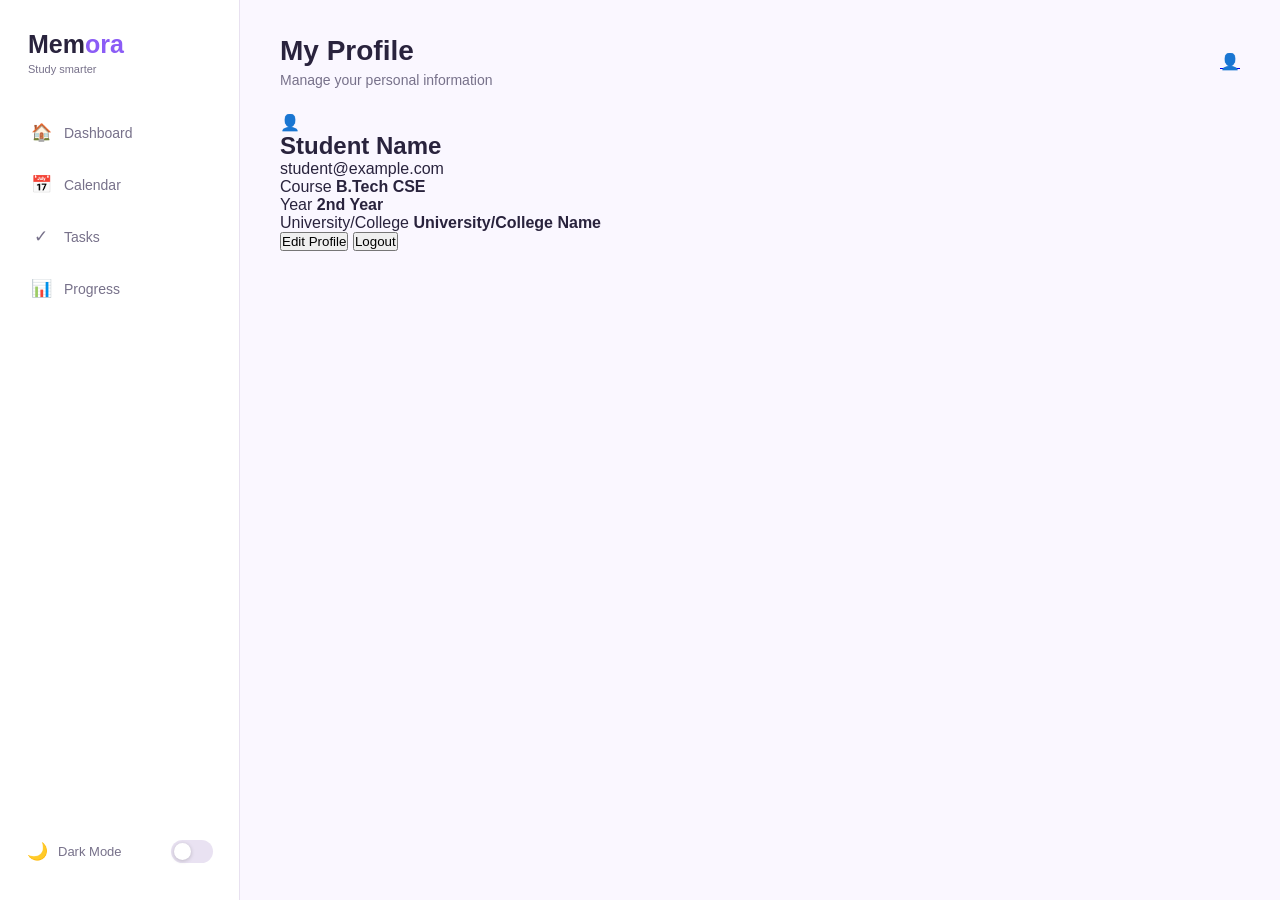
<file: profile.html>
<!DOCTYPE html>
<html lang="en">

<head>

    <meta charset="UTF-8">
    <meta name="viewport" content="width=device-width, initial-scale=1.0">

    <title>Memora - Profile</title>

    <link rel="stylesheet" href="style.css">

    <!-- Prevent light-mode flash -->
    <script>
        if (localStorage.getItem("theme") === "dark") {
            document.documentElement.classList.add("dark-mode");
        }
    </script>

</head>


<body>

    <div class="dashboard">

        <!-- ================= SIDEBAR ================= -->

        <aside class="sidebar">

            <div class="logo">
                <h2>Mem<span>ora</span></h2>
                <p>Study smarter</p>
            </div>


            <nav class="navigation">

                <a href="dashboard.html" class="nav-item">
                    <span class="nav-icon">🏠</span>
                    <span>Dashboard</span>
                </a>

                <a href="calendar.html" class="nav-item">
                    <span class="nav-icon">📅</span>
                    <span>Calendar</span>
                </a>

                <a href="task.html" class="nav-item">
                    <span class="nav-icon">✓</span>
                    <span>Tasks</span>
                </a>

                <a href="progress.html" class="nav-item">
                    <span class="nav-icon">📊</span>
                    <span>Progress</span>
                </a>

            </nav>

            <!-- THEME TOGGLE -->

            <div class="theme-switch">

                <span id="themeIcon">🌙</span>

                <span id="themeText">
                    Dark Mode
                </span>

                <button id="themeToggle" class="theme-toggle" type="button" aria-label="Toggle dark mode"
                    aria-pressed="false">

                    <span class="toggle-circle"></span>

                </button>

            </div>

        </aside>



        <!-- ================= MAIN ================= -->

        <main class="main-content">


            <!-- HEADER -->

            <header class="topbar">

                <div>

                    <h1>
                        My Profile
                    </h1>

                    <p>
                        Manage your personal information
                    </p>

                </div>

                <a href="profile.html" class="profile-btn" aria-label="Profile">
                    👤
                </a>

            </header>

            <section class="profile-card">

                <div class="profile-header">

                    <div class="profile-picture">
                        👤
                    </div>

                    <div>
                        <h2>Student Name</h2>
                        <p>student@example.com</p>
                    </div>

                </div>

                <div class="profile-info">

                    <div class="info-row">
                        <span>Course</span>
                        <strong>B.Tech CSE</strong>
                    </div>

                    <div class="info-row">
                        <span>Year</span>
                        <strong>2nd Year</strong>
                    </div>

                    <div class="info-row">
                        <span>University/College</span>
                        <strong>University/College Name</strong>
                    </div>

                </div>

                <div class="buttons">

                    <button id="editProfile">
                        Edit Profile
                    </button>

                    <button id="logout" class="logout">
                        Logout
                    </button>

                </div>

            </section>

        </main>

    </div>

    <script src="script.js"></script>

</body>

</html>
</file>
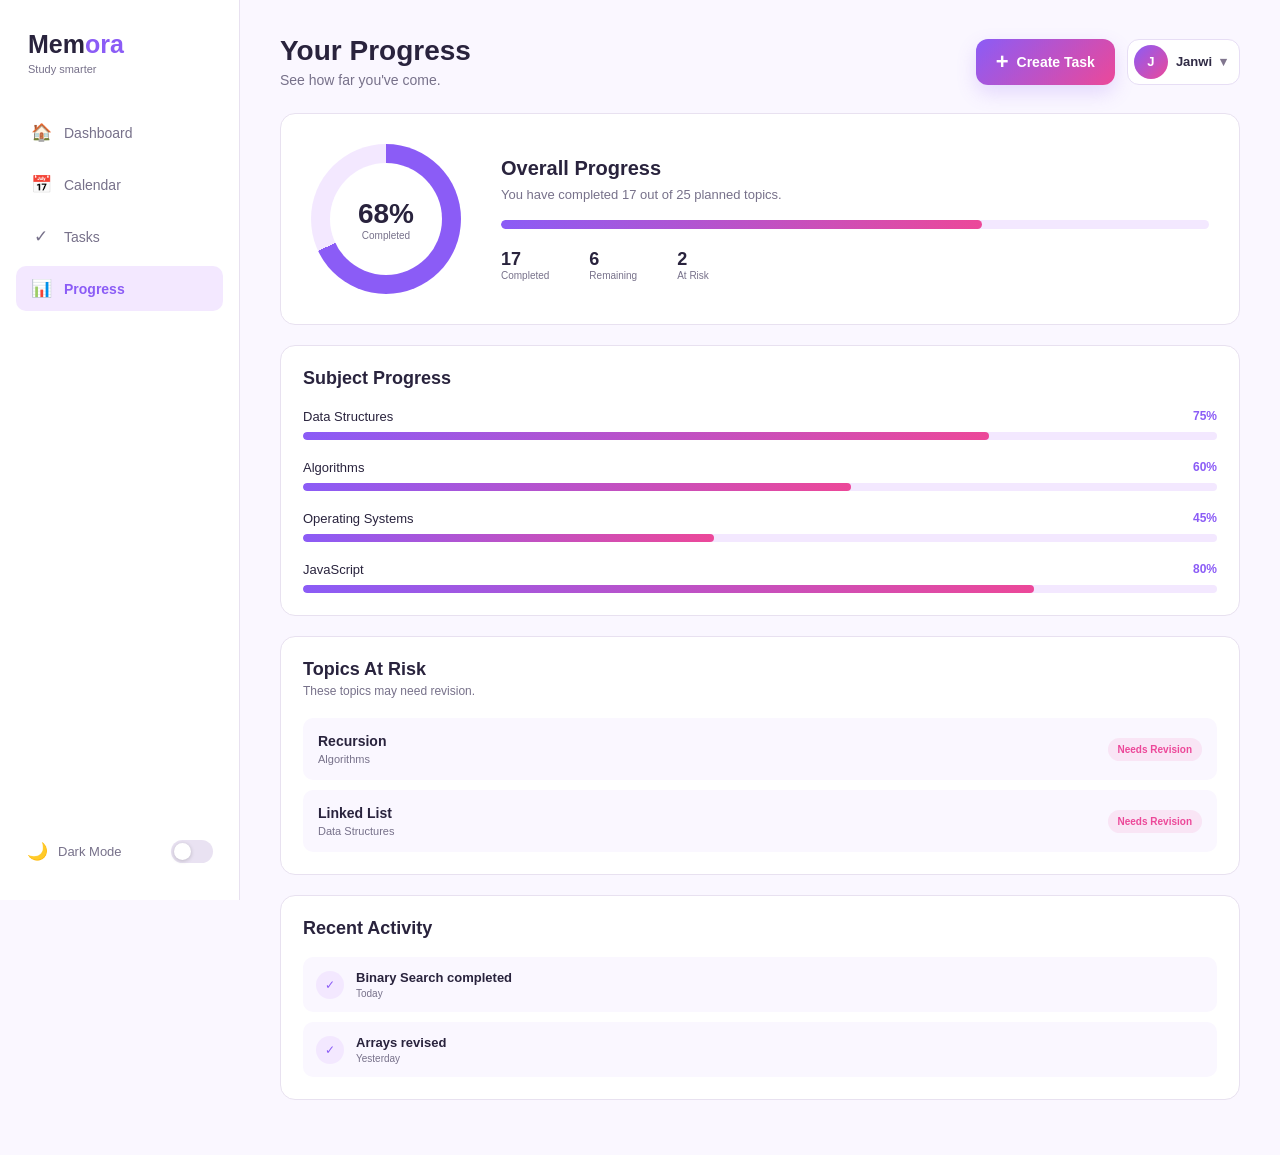
<file: progress.html>
<!DOCTYPE html>
<html lang="en">

<head>

    <meta charset="UTF-8">
    <meta name="viewport" content="width=device-width, initial-scale=1.0">

    <title>Progress - Memora</title>

    <link rel="stylesheet" href="style.css">

    <script>
        if (localStorage.getItem("theme") === "dark") {
            document.documentElement.classList.add("dark-mode");
        }
    </script>

</head>


<body>

    <div class="dashboard">


        <!-- ================= SIDEBAR ================= -->

        <aside class="sidebar">

            <div class="logo">

                <h2>
                    Mem<span>ora</span>
                </h2>

                <p>
                    Study smarter
                </p>

            </div>


            <nav class="navigation">

                <a href="dashboard.html" class="nav-item">

                    <span class="nav-icon">
                        🏠
                    </span>

                    <span>
                        Dashboard
                    </span>

                </a>


                <a href="calendar.html" class="nav-item">

                    <span class="nav-icon">
                        📅
                    </span>

                    <span>
                        Calendar
                    </span>

                </a>


                <a href="task.html" class="nav-item">

                    <span class="nav-icon">
                        ✓
                    </span>

                    <span>
                        Tasks
                    </span>

                </a>


                <a href="progress.html" class="nav-item active">

                    <span class="nav-icon">
                        📊
                    </span>

                    <span>
                        Progress
                    </span>

                </a>

            </nav>


            <!-- THEME -->

            <div class="theme-switch">

                <span id="themeIcon">
                    🌙
                </span>

                <span id="themeText">
                    Dark Mode
                </span>

                <button id="themeToggle" class="theme-toggle" type="button" aria-label="Toggle dark mode"
                    aria-pressed="false">

                    <span class="toggle-circle"></span>

                </button>

            </div>

        </aside>



        <!-- ================= MAIN ================= -->

        <main class="main-content">


            <header class="page-header">

                <div>

                    <h1>
                        Your Progress
                    </h1>

                    <p>
                        See how far you've come.
                    </p>

                </div>

            </header>



            <!-- OVERALL PROGRESS -->

            <section class="overall-progress">


                <div class="progress-circle">

                    <div>

                        <strong>
                            68%
                        </strong>

                        <span>
                            Completed
                        </span>

                    </div>

                </div>



                <div class="progress-info">

                    <h2>
                        Overall Progress
                    </h2>

                    <p>
                        You have completed 17 out of 25 planned topics.
                    </p>


                    <div class="large-progress-bar">

                        <div class="large-progress" style="width:68%;">

                        </div>

                    </div>


                    <div class="progress-numbers">


                        <div>

                            <strong>
                                17
                            </strong>

                            <span>
                                Completed
                            </span>

                        </div>


                        <div>

                            <strong>
                                6
                            </strong>

                            <span>
                                Remaining
                            </span>

                        </div>


                        <div>

                            <strong>
                                2
                            </strong>

                            <span>
                                At Risk
                            </span>

                        </div>


                    </div>

                </div>

            </section>



            <!-- SUBJECT PROGRESS -->

            <section class="subject-section">

                <h2>
                    Subject Progress
                </h2>


                <div class="subject">

                    <div class="subject-header">

                        <span>
                            Data Structures
                        </span>

                        <strong>
                            75%
                        </strong>

                    </div>

                    <div class="subject-bar">

                        <div class="subject-fill" style="width:75%;">

                        </div>

                    </div>

                </div>



                <div class="subject">

                    <div class="subject-header">

                        <span>
                            Algorithms
                        </span>

                        <strong>
                            60%
                        </strong>

                    </div>

                    <div class="subject-bar">

                        <div class="subject-fill" style="width:60%;">

                        </div>

                    </div>

                </div>



                <div class="subject">

                    <div class="subject-header">

                        <span>
                            Operating Systems
                        </span>

                        <strong>
                            45%
                        </strong>

                    </div>

                    <div class="subject-bar">

                        <div class="subject-fill" style="width:45%;">

                        </div>

                    </div>

                </div>



                <div class="subject">

                    <div class="subject-header">

                        <span>
                            JavaScript
                        </span>

                        <strong>
                            80%
                        </strong>

                    </div>

                    <div class="subject-bar">

                        <div class="subject-fill" style="width:80%;">

                        </div>

                    </div>

                </div>

            </section>



            <!-- AT RISK -->

            <section class="risk-section">

                <div class="section-header">

                    <div>

                        <h2>
                            Topics At Risk
                        </h2>

                        <p>
                            These topics may need revision.
                        </p>

                    </div>

                </div>



                <div class="risk-item">

                    <div>

                        <h3>
                            Recursion
                        </h3>

                        <p>
                            Algorithms
                        </p>

                    </div>

                    <span>
                        Needs Revision
                    </span>

                </div>



                <div class="risk-item">

                    <div>

                        <h3>
                            Linked List
                        </h3>

                        <p>
                            Data Structures
                        </p>

                    </div>

                    <span>
                        Needs Revision
                    </span>

                </div>

            </section>



            <!-- RECENT ACTIVITY -->

            <section class="activity-section">

                <h2>
                    Recent Activity
                </h2>


                <div class="activity">

                    <span>
                        ✓
                    </span>

                    <div>

                        <h3>
                            Binary Search completed
                        </h3>

                        <p>
                            Today
                        </p>

                    </div>

                </div>



                <div class="activity">

                    <span>
                        ✓
                    </span>

                    <div>

                        <h3>
                            Arrays revised
                        </h3>

                        <p>
                            Yesterday
                        </p>

                    </div>

                </div>


            </section>


        </main>

    </div>


    <script src="script.js"></script>
    <script src="task-system.js"></script>

</body>

</html>
</file>
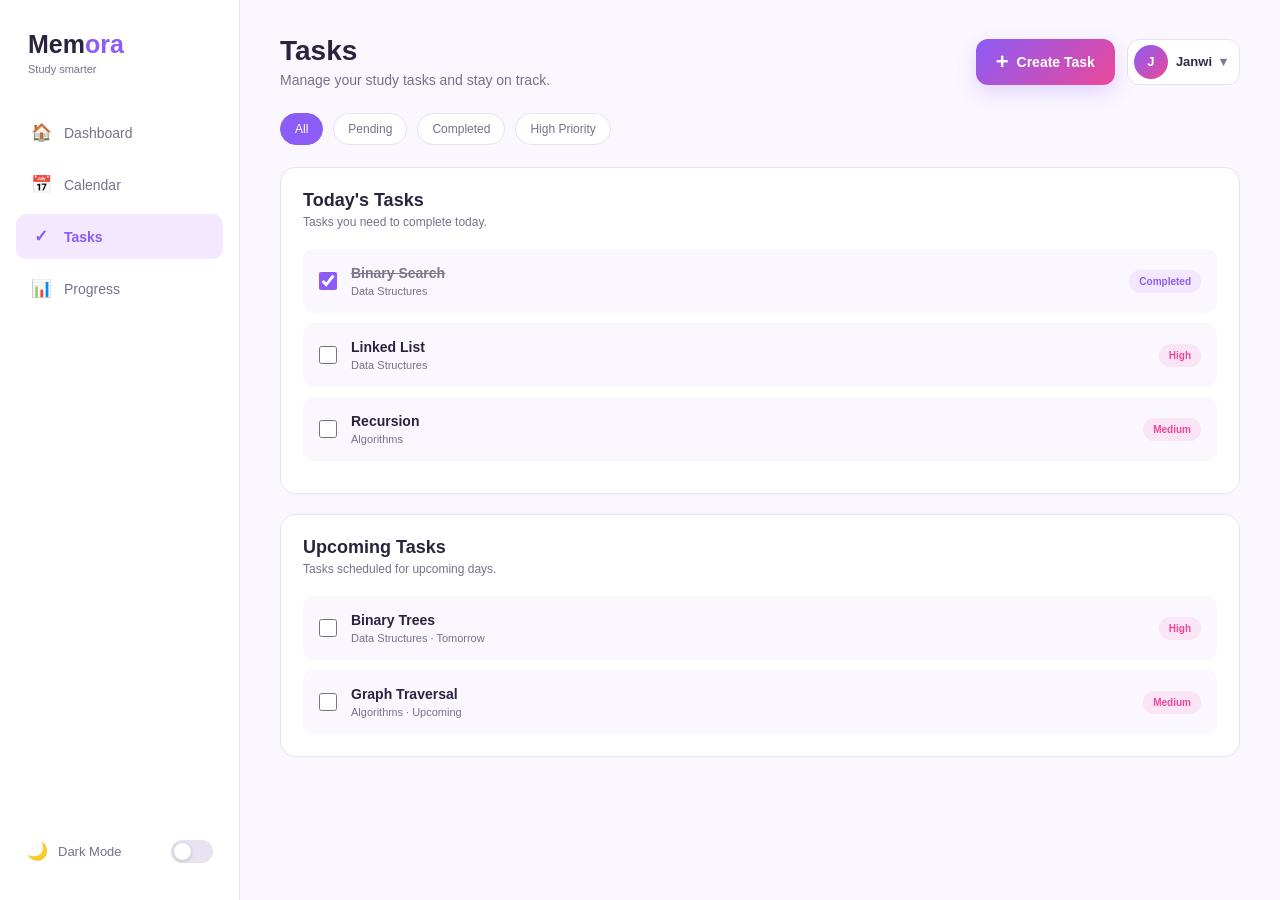
<file: task.html>
<!DOCTYPE html>
<html lang="en">

<head>

    <meta charset="UTF-8">
    <meta name="viewport" content="width=device-width, initial-scale=1.0">

    <title>Tasks - Memora</title>

    <link rel="stylesheet" href="style.css">

    <script>
        if (localStorage.getItem("theme") === "dark") {
            document.documentElement.classList.add("dark-mode");
        }
    </script>

</head>


<body>

    <div class="dashboard">


        <!-- ================= SIDEBAR ================= -->

        <aside class="sidebar">

            <div class="logo">

                <h2>
                    Mem<span>ora</span>
                </h2>

                <p>
                    Study smarter
                </p>

            </div>


            <nav class="navigation">

                <a href="dashboard.html" class="nav-item">

                    <span class="nav-icon">
                        🏠
                    </span>

                    <span>
                        Dashboard
                    </span>

                </a>


                <a href="calendar.html" class="nav-item">

                    <span class="nav-icon">
                        📅
                    </span>

                    <span>
                        Calendar
                    </span>

                </a>


                <a href="task.html" class="nav-item active">

                    <span class="nav-icon">
                        ✓
                    </span>

                    <span>
                        Tasks
                    </span>

                </a>


                <a href="progress.html" class="nav-item">

                    <span class="nav-icon">
                        📊
                    </span>

                    <span>
                        Progress
                    </span>

                </a>

            </nav>


            <!-- THEME -->

            <div class="theme-switch">

                <span id="themeIcon">
                    🌙
                </span>

                <span id="themeText">
                    Dark Mode
                </span>

                <button id="themeToggle" class="theme-toggle" type="button" aria-label="Toggle dark mode"
                    aria-pressed="false">

                    <span class="toggle-circle"></span>

                </button>

            </div>

        </aside>



        <!-- ================= MAIN ================= -->

        <main class="main-content">


            <header class="header">

                <div class="welcome">

                    <h1>
                        Tasks
                    </h1>

                    <p>
                        Manage your study tasks and stay on track.
                    </p>

                </div>


                <div class="global-header-actions">

                    <button type="button" class="global-create-task-button" data-create-task>
                        <span>+</span>
                        Create Task
                    </button>

                    <button type="button" class="global-profile-button" data-profile-button aria-label="Open profile">
                        <span class="profile-avatar">
                            J
                        </span>

                        <span class="profile-button-name">
                            Janwi
                        </span>

                        <span class="profile-arrow">
                            ▾
                        </span>
                    </button>

                </div>

            </header>



            <!-- FILTERS -->

            <section class="task-filters">

                <button class="filter active" type="button" data-filter="all">

                    All

                </button>


                <button class="filter" type="button" data-filter="pending">

                    Pending

                </button>


                <button class="filter" type="button" data-filter="completed">

                    Completed

                </button>


                <button class="filter" type="button" data-filter="high">

                    High Priority

                </button>

            </section>



            <!-- TODAY'S TASKS -->

            <section class="today-section">

                <div class="section-header">

                    <div>

                        <h2>
                            Today's Tasks
                        </h2>

                        <p>
                            Tasks you need to complete today.
                        </p>

                    </div>

                </div>


                <div class="task-list" id="todayTaskList">


                    <div class="task completed" data-status="completed" data-priority="completed">

                        <input type="checkbox" checked>

                        <div class="task-content">

                            <h3>
                                Binary Search
                            </h3>

                            <p>
                                Data Structures
                            </p>

                        </div>

                        <span class="task-status">
                            Completed
                        </span>

                    </div>



                    <div class="task" data-status="pending" data-priority="high">

                        <input type="checkbox">

                        <div class="task-content">

                            <h3>
                                Linked List
                            </h3>

                            <p>
                                Data Structures
                            </p>

                        </div>

                        <span class="task-priority">
                            High
                        </span>

                    </div>



                    <div class="task" data-status="pending" data-priority="medium">

                        <input type="checkbox">

                        <div class="task-content">

                            <h3>
                                Recursion
                            </h3>

                            <p>
                                Algorithms
                            </p>

                        </div>

                        <span class="task-priority">
                            Medium
                        </span>

                    </div>


                </div>

            </section>



            <!-- UPCOMING TASKS -->

            <section class="today-section">

                <div class="section-header">

                    <div>

                        <h2>
                            Upcoming Tasks
                        </h2>

                        <p>
                            Tasks scheduled for upcoming days.
                        </p>

                    </div>

                </div>


                <div class="task-list">


                    <div class="task">

                        <input type="checkbox">

                        <div class="task-content">

                            <h3>
                                Binary Trees
                            </h3>

                            <p>
                                Data Structures · Tomorrow
                            </p>

                        </div>

                        <span class="task-priority">
                            High
                        </span>

                    </div>



                    <div class="task">

                        <input type="checkbox">

                        <div class="task-content">

                            <h3>
                                Graph Traversal
                            </h3>

                            <p>
                                Algorithms · Upcoming
                            </p>

                        </div>

                        <span class="task-priority">
                            Medium
                        </span>

                    </div>


                </div>

            </section>


        </main>

    </div>



    <!-- ================= ADD TASK MODAL ================= -->

    <div class="modal-overlay" id="taskModal">


        <div class="task-modal">


            <div class="modal-header">

                <h2>
                    Add New Task
                </h2>


                <button class="close-modal" id="closeTaskModal" type="button">

                    ×

                </button>

            </div>



            <form id="newTaskForm">


                <label for="taskName">
                    Task Name
                </label>

                <input type="text" id="taskName" placeholder="e.g. Binary Search" required>



                <label for="taskSubject">
                    Subject
                </label>

                <input type="text" id="taskSubject" placeholder="e.g. Data Structures" required>



                <label for="taskDate">
                    Date
                </label>

                <input type="date" id="taskDate" required>



                <label for="taskPriority">
                    Priority
                </label>

                <select id="taskPriority">

                    <option value="High">
                        High
                    </option>

                    <option value="Medium">
                        Medium
                    </option>

                    <option value="Low">
                        Low
                    </option>

                </select>



                <button type="submit" class="save-task">

                    Add Task

                </button>


            </form>

        </div>

    </div>



    <script src="script.js"></script>
    <script src="task-system.js"></script>

</body>

</html>
</file>
<file: style.css>
/* =====================================================
   MEMORA
   MAIN STYLESHEET
===================================================== */


/* =====================================================
   RESET
===================================================== */

* {
    margin: 0;
    padding: 0;
    box-sizing: border-box;
}


html {
    scroll-behavior: smooth;
}


body {
    font-family:
        -apple-system,
        BlinkMacSystemFont,
        "Segoe UI",
        Roboto,
        Arial,
        sans-serif;

    background: var(--background);
    color: var(--text);

    transition:
        background-color 0.3s ease,
        color 0.3s ease;
}


/* =====================================================
   LIGHT THEME
===================================================== */

:root {

    --primary: #8B5CF6;
    --primary-dark: #7C3AED;

    --accent: #EC4899;

    --light-purple: #F3E8FF;

    --background: #FAF7FF;

    --card: #FFFFFF;

    --text: #29233D;

    --muted: #77718A;

    --border: #E8E1F0;

    --input: #FFFFFF;

    --sidebar-width: 240px;
}


/* =====================================================
   DARK THEME
===================================================== */

html.dark-mode {

    --primary: #A78BFA;

    --primary-dark: #8B5CF6;

    --accent: #F472B6;

    --light-purple: #2E2347;

    --background: #12101A;

    --card: #1E1B26;

    --text: #F3F0F7;

    --muted: #AAA3B8;

    --border: #342D40;

    --input: #18151F;
}


/* =====================================================
   DASHBOARD LAYOUT
===================================================== */

.dashboard {

    display: flex;

    min-height: 100vh;
}


/* =====================================================
   SIDEBAR
===================================================== */

.sidebar {

    position: fixed;

    left: 0;
    top: 0;

    width: var(--sidebar-width);

    height: 100vh;

    background: var(--card);

    border-right: 1px solid var(--border);

    padding: 25px 16px;

    display: flex;

    flex-direction: column;

    z-index: 100;

    transition:
        background-color 0.3s ease,
        border-color 0.3s ease;
}


/* =====================================================
   LOGO
===================================================== */

.logo {

    padding: 5px 12px 35px;
}


.logo h2 {

    font-size: 25px;

    font-weight: 700;

    color: var(--text);
}


.logo h2 span {

    color: var(--primary);
}


.logo p {

    margin-top: 4px;

    font-size: 11px;

    color: var(--muted);
}


/* =====================================================
   NAVIGATION
===================================================== */

.navigation {

    display: flex;

    flex-direction: column;

    gap: 7px;
}


.nav-item {

    display: flex;

    align-items: center;

    gap: 12px;

    padding: 12px 14px;

    border-radius: 10px;

    text-decoration: none;

    color: var(--muted);

    font-size: 14px;

    transition:
        background-color 0.2s ease,
        color 0.2s ease,
        transform 0.2s ease;
}


.nav-icon {

    width: 22px;

    text-align: center;

    font-size: 17px;
}


.nav-item:hover {

    background: var(--light-purple);

    color: var(--primary);

    transform: translateX(2px);
}


.nav-item.active {

    background: var(--light-purple);

    color: var(--primary);

    font-weight: 600;
}


/* =====================================================
   THEME SWITCH
===================================================== */

.theme-switch {

    margin-top: auto;

    display: flex;

    align-items: center;

    gap: 10px;

    padding: 12px 10px;

    border-radius: 10px;
}


#themeIcon {

    width: 22px;

    text-align: center;

    font-size: 17px;
}


#themeText {

    flex: 1;

    color: var(--muted);

    font-size: 13px;
}


.theme-toggle {

    position: relative;

    width: 42px;

    height: 23px;

    padding: 0;

    border: none;

    border-radius: 20px;

    background: #E9E2F2;

    cursor: pointer;

    transition:
        background-color 0.3s ease;
}


.toggle-circle {

    position: absolute;

    top: 3px;
    left: 3px;

    width: 17px;
    height: 17px;

    border-radius: 50%;

    background: #FFFFFF;

    box-shadow:
        0 1px 4px rgba(0, 0, 0, 0.2);

    transition:
        left 0.3s ease;
}


.theme-toggle:hover {

    background: #DCCBFA;
}


html.dark-mode .theme-toggle {

    background: var(--primary);
}


html.dark-mode .toggle-circle {

    left: 22px;
}


html.dark-mode .theme-toggle:hover {

    background: var(--primary-dark);
}


/* =====================================================
   MAIN CONTENT
===================================================== */

.main-content {

    margin-left: var(--sidebar-width);

    width: calc(100% - var(--sidebar-width));

    min-height: 100vh;

    padding: 35px 40px;
}


/* =====================================================
   HEADERS
===================================================== */

.topbar,
.page-header,
.header {

    display: flex;

    justify-content: space-between;

    align-items: center;

    margin-bottom: 25px;
}


.topbar h1,
.page-header h1,
.header h1 {

    font-size: 28px;

    color: var(--text);

    margin-bottom: 5px;
}


.topbar p,
.page-header p,
.header p,
.welcome p {

    color: var(--muted);

    font-size: 14px;
}


/* =====================================================
   EXAM CARD
===================================================== */

.exam-card {

    background:
        linear-gradient(135deg,
            var(--primary),
            var(--accent));

    color: white;

    border-radius: 18px;

    padding: 25px 30px;

    display: flex;

    align-items: center;

    justify-content: space-between;

    margin-bottom: 25px;
}


.small-title {

    font-size: 11px;

    letter-spacing: 1px;

    opacity: 0.8;

    margin-bottom: 8px;
}


.exam-card h2 {

    font-size: 23px;

    margin-bottom: 7px;
}


.exam-card p {

    font-size: 13px;

    opacity: 0.9;
}


.exam-date {

    width: 70px;

    height: 70px;

    border-radius: 14px;

    background: rgba(255, 255, 255, 0.2);

    display: flex;

    flex-direction: column;

    align-items: center;

    justify-content: center;
}


.exam-date strong {

    font-size: 25px;
}


.exam-date span {

    font-size: 11px;

    letter-spacing: 1px;
}


/* =====================================================
   STATS
===================================================== */

.stats {

    display: grid;

    grid-template-columns:
        repeat(4, 1fr);

    gap: 18px;

    margin-bottom: 25px;
}


.stat-card {

    background: var(--card);

    border: 1px solid var(--border);

    border-radius: 14px;

    padding: 18px;

    display: flex;

    align-items: center;

    gap: 14px;

    transition:
        background-color 0.3s ease,
        border-color 0.3s ease;
}


.stat-icon {

    width: 42px;
    height: 42px;

    border-radius: 11px;

    background: var(--light-purple);

    display: flex;

    align-items: center;

    justify-content: center;

    font-size: 18px;
}


.stat-card h3 {

    font-size: 20px;

    color: var(--text);

    margin-bottom: 2px;
}


.stat-card p {

    color: var(--muted);

    font-size: 12px;
}


/* =====================================================
   CONTENT CARD
===================================================== */

.content-card,
.today-section,
.calendar-page-card,
.calendar-summary,
.subject-section,
.risk-section,
.activity-section,
.overall-progress {

    background: var(--card);

    border: 1px solid var(--border);

    border-radius: 15px;

    transition:
        background-color 0.3s ease,
        border-color 0.3s ease;
}


.content-card {

    padding: 22px;

    margin-bottom: 20px;
}


.section-header {

    display: flex;

    justify-content: space-between;

    align-items: center;

    margin-bottom: 20px;
}


.section-header h2 {

    font-size: 18px;

    color: var(--text);

    margin-bottom: 4px;
}


.section-header p {

    font-size: 12px;

    color: var(--muted);
}


.view-all {

    color: var(--primary);

    text-decoration: none;

    font-size: 12px;

    font-weight: 600;
}


.view-all:hover {

    color: var(--primary-dark);
}


/* =====================================================
   DASHBOARD TASKS
===================================================== */

.task-list {

    display: flex;

    flex-direction: column;

    gap: 10px;
}


.task-item {

    display: flex;

    align-items: center;

    gap: 14px;

    padding: 13px;

    border-radius: 10px;

    background: var(--background);
}


.task-check {

    width: 25px;
    height: 25px;

    flex-shrink: 0;

    border-radius: 50%;

    background: var(--primary);

    color: white;

    display: flex;

    align-items: center;

    justify-content: center;

    font-size: 12px;
}


.task-info {

    flex: 1;
}


.task-info h3 {

    font-size: 13px;

    color: var(--text);

    margin-bottom: 3px;
}


.task-info p {

    color: var(--muted);

    font-size: 11px;
}


.task-time {

    color: var(--muted);

    font-size: 11px;
}


/* =====================================================
   BOTTOM GRID
===================================================== */

.bottom-grid {

    display: grid;

    grid-template-columns:
        1.5fr 1fr;

    gap: 20px;
}


/* =====================================================
   SMALL CALENDAR
===================================================== */

.calendar-preview {

    display: grid;

    grid-template-columns:
        repeat(5, 1fr);

    gap: 8px;
}


.calendar-day {

    display: flex;

    flex-direction: column;

    align-items: center;

    justify-content: center;

    gap: 5px;

    padding: 10px 5px;

    border-radius: 10px;

    background: var(--background);

    color: var(--muted);
}


.calendar-day span {

    font-size: 9px;

    font-weight: 600;
}


.calendar-day strong {

    font-size: 18px;

    color: var(--text);
}


.calendar-day small {

    font-size: 9px;
}


.calendar-day.completed {

    background: var(--light-purple);

    color: var(--primary);
}


.calendar-day.completed strong {

    color: var(--primary);
}


.calendar-day.today {

    background: var(--primary);

    color: white;
}


.calendar-day.today strong {

    color: white;
}


/* =====================================================
   PROGRESS CIRCLE
===================================================== */

.progress-container {

    display: flex;

    align-items: center;

    justify-content: center;

    gap: 30px;
}


.progress-circle {

    width: 110px;

    height: 110px;

    border-radius: 50%;

    background:
        conic-gradient(var(--primary) 67%,
            var(--light-purple) 67%);

    display: flex;

    align-items: center;

    justify-content: center;

    position: relative;

    flex-shrink: 0;
}


.progress-circle::before {

    content: "";

    position: absolute;

    width: 80px;

    height: 80px;

    border-radius: 50%;

    background: var(--card);
}


.progress-circle strong {

    position: relative;

    color: var(--text);

    font-size: 20px;
}


.progress-circle>div {

    position: relative;

    z-index: 2;

    display: flex;

    flex-direction: column;

    align-items: center;
}


.progress-circle>div strong {

    font-size: 28px;
}


.progress-circle>div span {

    color: var(--muted);

    font-size: 10px;
}


.progress-details p {

    color: var(--muted);

    font-size: 12px;

    margin-bottom: 10px;
}


.legend-dot {

    display: inline-block;

    width: 8px;
    height: 8px;

    border-radius: 50%;

    margin-right: 5px;
}


.remaining-dot {

    background: var(--light-purple);
}


/* =====================================================
   CALENDAR PAGE
===================================================== */

.calendar-page-card {

    padding: 25px;

    margin-bottom: 20px;
}


.calendar-top {

    display: flex;

    align-items: center;

    justify-content: space-between;

    margin-bottom: 25px;
}


.calendar-top h2 {

    font-size: 20px;

    color: var(--text);

    margin-bottom: 5px;
}


.calendar-top p {

    font-size: 13px;

    color: var(--muted);
}


.calendar-controls {

    display: flex;

    align-items: center;

    gap: 12px;
}


.calendar-controls button {

    width: 35px;
    height: 35px;

    border: 1px solid var(--border);

    border-radius: 8px;

    background: var(--background);

    color: var(--text);

    cursor: pointer;

    font-size: 20px;
}


.calendar-controls button:hover {

    background: var(--light-purple);

    color: var(--primary);
}


.calendar-controls span {

    font-size: 13px;

    font-weight: 600;

    color: var(--text);
}


.large-calendar {

    display: grid;

    grid-template-columns:
        repeat(7, 1fr);

    gap: 8px;
}


.calendar-day-name {

    text-align: center;

    padding: 10px 5px;

    font-size: 11px;

    font-weight: 600;

    color: var(--muted);
}


.day {

    min-height: 90px;

    padding: 10px;

    border: 1px solid var(--border);

    border-radius: 10px;

    background: var(--background);

    color: var(--text);

    display: flex;

    flex-direction: column;

    gap: 6px;

    transition: 0.2s ease;
}


.day:hover {

    border-color: var(--primary);

    background: var(--light-purple);
}


.day>span {

    font-size: 14px;

    font-weight: 600;
}


.day small {

    font-size: 10px;

    color: var(--primary);
}


.day.previous-month,
.day.next-month {

    opacity: 0.35;
}


.day.completed {

    background: var(--light-purple);

    border-color: transparent;
}


.day.today {

    border: 2px solid var(--primary);

    background: var(--light-purple);
}


.day.today>span {

    color: var(--primary);
}


.day.exam-day {

    background: var(--accent);

    color: white;

    border-color: var(--accent);
}


.day.exam-day small {

    color: white;

    font-weight: 700;
}


/* =====================================================
   CALENDAR LEGEND
===================================================== */

.calendar-info {

    display: flex;

    align-items: center;

    gap: 25px;

    padding: 15px 20px;

    margin-bottom: 20px;
}


.legend-item {

    display: flex;

    align-items: center;

    gap: 8px;
}


.legend-item p {

    color: var(--muted);

    font-size: 12px;
}


.legend {

    width: 10px;
    height: 10px;

    border-radius: 50%;
}


.completed-dot {

    background: var(--primary);
}


.today-dot {

    background: var(--accent);
}


.exam-dot {

    background: var(--primary-dark);
}


/* =====================================================
   REVISION SUMMARY
===================================================== */

.calendar-summary {

    padding: 22px;
}


.calendar-summary h2 {

    color: var(--text);

    font-size: 18px;

    margin-bottom: 18px;
}


.revision-list {

    display: flex;

    flex-direction: column;

    gap: 10px;
}


.revision-item {

    display: flex;

    justify-content: space-between;

    align-items: center;

    padding: 15px;

    border-radius: 10px;

    background: var(--background);
}


.revision-item h3 {

    color: var(--text);

    font-size: 14px;

    margin-bottom: 4px;
}


.revision-item p {

    color: var(--muted);

    font-size: 11px;
}


.completed-label,
.pending-label {

    padding: 6px 10px;

    border-radius: 20px;

    font-size: 10px;

    font-weight: 600;
}


.completed-label {

    background: var(--light-purple);

    color: var(--primary);
}


.pending-label {

    background: rgba(236, 72, 153, 0.1);

    color: var(--accent);
}


/* =====================================================
   TASK PAGE
===================================================== */

.header {

    min-height: 50px;
}


.add-task {

    border: none;

    border-radius: 9px;

    padding: 11px 17px;

    background: var(--primary);

    color: white;

    font-size: 13px;

    font-weight: 600;

    cursor: pointer;

    transition: 0.2s ease;
}


.add-task:hover {

    background: var(--primary-dark);

    transform: translateY(-1px);
}


.task-filters {

    display: flex;

    gap: 10px;

    margin-bottom: 22px;
}


.filter {

    border: 1px solid var(--border);

    background: var(--card);

    color: var(--muted);

    padding: 8px 14px;

    border-radius: 20px;

    font-size: 12px;

    cursor: pointer;
}


.filter:hover {

    border-color: var(--primary);

    color: var(--primary);
}


.filter.active {

    background: var(--primary);

    border-color: var(--primary);

    color: white;
}


.today-section {

    padding: 22px;

    margin-bottom: 20px;
}


.task {

    display: flex;

    align-items: center;

    gap: 14px;

    padding: 15px;

    border-radius: 10px;

    background: var(--background);

    border: 1px solid transparent;
}


.task:hover {

    border-color: var(--border);
}


.task input[type="checkbox"] {

    width: 18px;
    height: 18px;

    accent-color: var(--primary);

    cursor: pointer;
}


.task-content {

    flex: 1;
}


.task-content h3 {

    color: var(--text);

    font-size: 14px;

    margin-bottom: 4px;
}


.task-content p {

    color: var(--muted);

    font-size: 11px;
}


.task.completed .task-content h3 {

    text-decoration: line-through;

    opacity: 0.6;
}


.task-status,
.task-priority {

    padding: 6px 10px;

    border-radius: 20px;

    font-size: 10px;

    font-weight: 600;

    white-space: nowrap;
}


.task-status {

    background: var(--light-purple);

    color: var(--primary);
}


.task-priority {

    background: rgba(236, 72, 153, 0.1);

    color: var(--accent);
}


/* =====================================================
   TASK MODAL
===================================================== */

.modal-overlay {

    position: fixed;

    inset: 0;

    background: rgba(20, 15, 30, 0.55);

    display: none;

    align-items: center;

    justify-content: center;

    padding: 20px;

    z-index: 1000;
}


.modal-overlay.active {

    display: flex;
}


.task-modal {

    width: 100%;

    max-width: 450px;

    background: var(--card);

    border: 1px solid var(--border);

    border-radius: 16px;

    padding: 25px;

    box-shadow:
        0 20px 50px rgba(0, 0, 0, 0.2);
}


.modal-header {

    display: flex;

    justify-content: space-between;

    align-items: center;

    margin-bottom: 22px;
}


.modal-header h2 {

    color: var(--text);

    font-size: 20px;
}


.close-modal {

    width: 32px;
    height: 32px;

    border: none;

    border-radius: 8px;

    background: var(--background);

    color: var(--muted);

    font-size: 20px;

    cursor: pointer;
}


.close-modal:hover {

    color: var(--accent);
}


.task-modal form {

    display: flex;

    flex-direction: column;
}


.task-modal label {

    color: var(--text);

    font-size: 12px;

    font-weight: 600;

    margin-top: 12px;

    margin-bottom: 6px;
}


.task-modal input,
.task-modal select {

    width: 100%;

    padding: 11px 12px;

    border: 1px solid var(--border);

    border-radius: 8px;

    outline: none;

    background: var(--input);

    color: var(--text);

    font-size: 13px;
}


.task-modal input:focus,
.task-modal select:focus {

    border-color: var(--primary);
}


.save-task {

    margin-top: 20px;

    padding: 12px;

    border: none;

    border-radius: 9px;

    background: var(--primary);

    color: white;

    font-size: 13px;

    font-weight: 600;

    cursor: pointer;
}


.save-task:hover {

    background: var(--primary-dark);
}


/* =====================================================
   PROGRESS PAGE
===================================================== */

.overall-progress {

    display: flex;

    align-items: center;

    gap: 40px;

    padding: 30px;

    margin-bottom: 20px;
}


.overall-progress .progress-circle {

    width: 150px;

    height: 150px;

    background:
        conic-gradient(var(--primary) 68%,
            var(--light-purple) 68%);
}


.overall-progress .progress-circle::before {

    width: 112px;

    height: 112px;

    background: var(--card);
}


.progress-info {

    flex: 1;
}


.progress-info h2 {

    color: var(--text);

    font-size: 20px;

    margin-bottom: 7px;
}


.progress-info>p {

    color: var(--muted);

    font-size: 13px;

    margin-bottom: 18px;
}


.large-progress-bar {

    width: 100%;

    height: 9px;

    background: var(--light-purple);

    border-radius: 10px;

    overflow: hidden;

    margin-bottom: 20px;
}


.large-progress {

    height: 100%;

    border-radius: 10px;

    background:
        linear-gradient(90deg,
            var(--primary),
            var(--accent));
}


.progress-numbers {

    display: flex;

    gap: 40px;
}


.progress-numbers div {

    display: flex;

    flex-direction: column;
}


.progress-numbers strong {

    color: var(--text);

    font-size: 18px;
}


.progress-numbers span {

    color: var(--muted);

    font-size: 10px;
}


/* =====================================================
   SUBJECT PROGRESS
===================================================== */

.subject-section {

    padding: 22px;

    margin-bottom: 20px;
}


.subject-section>h2 {

    color: var(--text);

    font-size: 18px;

    margin-bottom: 20px;
}


.subject {

    margin-bottom: 20px;
}


.subject:last-child {

    margin-bottom: 0;
}


.subject-header {

    display: flex;

    justify-content: space-between;

    margin-bottom: 8px;
}


.subject-header span {

    color: var(--text);

    font-size: 13px;
}


.subject-header strong {

    color: var(--primary);

    font-size: 12px;
}


.subject-bar {

    width: 100%;

    height: 8px;

    background: var(--light-purple);

    border-radius: 10px;

    overflow: hidden;
}


.subject-fill {

    height: 100%;

    border-radius: 10px;

    background:
        linear-gradient(90deg,
            var(--primary),
            var(--accent));
}


/* =====================================================
   RISK SECTION
===================================================== */

.risk-section {

    padding: 22px;

    margin-bottom: 20px;
}


.risk-item {

    display: flex;

    align-items: center;

    justify-content: space-between;

    padding: 15px;

    border-radius: 10px;

    background: var(--background);

    margin-bottom: 10px;
}


.risk-item:last-child {

    margin-bottom: 0;
}


.risk-item h3 {

    color: var(--text);

    font-size: 14px;

    margin-bottom: 4px;
}


.risk-item p {

    color: var(--muted);

    font-size: 11px;
}


.risk-item>span {

    background: rgba(236, 72, 153, 0.1);

    color: var(--accent);

    padding: 6px 10px;

    border-radius: 20px;

    font-size: 10px;

    font-weight: 600;
}


/* =====================================================
   RECENT ACTIVITY
===================================================== */

.activity-section {

    padding: 22px;

    margin-bottom: 20px;
}


.activity-section>h2 {

    color: var(--text);

    font-size: 18px;

    margin-bottom: 18px;
}


.activity {

    display: flex;

    align-items: center;

    gap: 12px;

    padding: 13px;

    background: var(--background);

    border-radius: 10px;

    margin-bottom: 10px;
}


.activity:last-child {

    margin-bottom: 0;
}


.activity>span {

    width: 28px;
    height: 28px;

    border-radius: 50%;

    background: var(--light-purple);

    color: var(--primary);

    display: flex;

    align-items: center;

    justify-content: center;

    font-size: 12px;
}


.activity h3 {

    color: var(--text);

    font-size: 13px;

    margin-bottom: 3px;
}


.activity p {

    color: var(--muted);

    font-size: 10px;
}


/* =====================================================
   RESPONSIVE - 900px
===================================================== */

@media (max-width: 900px) {

    :root {
        --sidebar-width: 210px;
    }


    .main-content {

        padding: 25px;
    }


    .stats {

        grid-template-columns:
            repeat(2, 1fr);
    }


    .bottom-grid {

        grid-template-columns: 1fr;
    }


    .overall-progress {

        gap: 25px;
    }

}


/* =====================================================
   RESPONSIVE - 700px
===================================================== */

@media (max-width: 700px) {

    :root {
        --sidebar-width: 70px;
    }


    .sidebar {

        padding: 20px 10px;
    }


    .logo {

        text-align: center;

        padding-bottom: 30px;
    }


    .logo h2 {

        font-size: 18px;
    }


    .logo p {

        display: none;
    }


    .nav-item {

        justify-content: center;

        padding: 12px 5px;
    }


    .nav-item span:last-child {

        display: none;
    }


    .theme-switch {

        justify-content: center;

        padding: 10px 0;
    }


    #themeText {

        display: none;
    }


    .theme-toggle {

        width: 35px;

        height: 20px;
    }


    .toggle-circle {

        width: 14px;

        height: 14px;

        top: 3px;

        left: 3px;
    }


    html.dark-mode .toggle-circle {

        left: 18px;
    }


    .main-content {

        padding: 20px;
    }


    .large-calendar {

        min-width: 650px;
    }


    .calendar-page-card {

        overflow-x: auto;
    }


    .calendar-top {

        align-items: flex-start;

        flex-direction: column;

        gap: 15px;
    }


    .calendar-info {

        flex-wrap: wrap;
    }


    .overall-progress {

        flex-direction: column;

        align-items: flex-start;
    }


    .progress-numbers {

        gap: 25px;
    }

}


/* =====================================================
   RESPONSIVE - 500px
===================================================== */

@media (max-width: 500px) {

    .main-content {

        padding: 15px;
    }


    .topbar h1,
    .page-header h1,
    .header h1 {

        font-size: 22px;
    }


    .stats {

        grid-template-columns: 1fr;
    }


    .exam-card {

        padding: 20px;

        flex-direction: column;

        align-items: flex-start;

        gap: 15px;
    }


    .calendar-preview {

        grid-template-columns:
            repeat(3, 1fr);
    }


    .progress-container {

        flex-direction: column;

        gap: 20px;
    }


    .header {

        align-items: flex-start;

        gap: 15px;

        flex-direction: column;
    }


    .task-filters {

        overflow-x: auto;

        padding-bottom: 5px;
    }


    .filter {

        white-space: nowrap;
    }


    .task {

        align-items: flex-start;
    }


    .task-priority,
    .task-status {

        font-size: 9px;
    }


    .revision-item {

        align-items: flex-start;

        gap: 10px;
    }


    .overall-progress {

        padding: 20px;
    }

}

/* =========================================================
   GLOBAL MEMORA HEADER
   ========================================================= */

.global-header-actions {
    display: flex;
    align-items: center;
    justify-content: flex-end;
    gap: 12px;
    margin-left: auto;
}

.global-create-task-button {
    border: none;
    background: linear-gradient(135deg,
            #8b5cf6,
            #ec4899);

    color: white;

    height: 46px;

    padding: 0 20px;

    border-radius: 12px;

    font-size: 14px;

    font-weight: 700;

    display: inline-flex;

    align-items: center;

    justify-content: center;

    gap: 8px;

    cursor: pointer;

    box-shadow:
        0 8px 20px rgba(139, 92, 246, 0.20);

    transition:
        transform 0.2s ease,
        box-shadow 0.2s ease;
}

.global-create-task-button span {
    font-size: 22px;

    line-height: 1;
}

.global-create-task-button:hover {
    transform: translateY(-2px);

    box-shadow:
        0 12px 25px rgba(139, 92, 246, 0.30);
}

.global-create-task-button:active {
    transform: translateY(0);
}


/* =========================================================
   PROFILE BUTTON
   ========================================================= */

.global-profile-button {
    min-height: 46px;

    border: 1px solid #e7def5;

    background: white;

    color: #302b45;

    padding: 5px 12px 5px 6px;

    border-radius: 12px;

    display: inline-flex;

    align-items: center;

    gap: 8px;

    cursor: pointer;

    font-weight: 600;

    transition:
        background 0.2s ease,
        border 0.2s ease,
        transform 0.2s ease;
}

.global-profile-button:hover {
    background: #faf7ff;

    border-color: #cdb7ee;

    transform: translateY(-1px);
}

.profile-avatar {
    width: 34px;

    height: 34px;

    border-radius: 50%;

    background:
        linear-gradient(135deg,
            #8b5cf6,
            #ec4899);

    color: white;

    display: inline-flex;

    align-items: center;

    justify-content: center;

    font-size: 13px;

    font-weight: 800;
}

.profile-button-name {
    font-size: 13px;
}

.profile-arrow {
    font-size: 13px;

    color: #81768f;
}


/* =========================================================
   PROFILE DROPDOWN
   ========================================================= */

.memora-profile-menu {
    position: fixed;

    width: 250px;

    background: white;

    border: 1px solid #eadff5;

    border-radius: 16px;

    padding: 10px;

    box-shadow:
        0 20px 50px rgba(43, 32, 67, 0.16);

    z-index: 10001;

    opacity: 0;

    visibility: hidden;

    transform:
        translateY(-8px) scale(0.98);

    transition:
        opacity 0.18s ease,
        visibility 0.18s ease,
        transform 0.18s ease;
}

.memora-profile-menu.show {
    opacity: 1;

    visibility: visible;

    transform:
        translateY(0) scale(1);
}

.profile-menu-header {
    display: flex;

    align-items: center;

    gap: 12px;

    padding: 10px;
}

.profile-menu-avatar {
    width: 42px;

    height: 42px;

    border-radius: 50%;

    background:
        linear-gradient(135deg,
            #8b5cf6,
            #ec4899);

    color: white;

    display: flex;

    align-items: center;

    justify-content: center;

    font-weight: 800;
}

.profile-menu-header strong {
    display: block;

    color: #302b45;

    font-size: 14px;
}

.profile-menu-header span {
    display: block;

    color: #81768f;

    font-size: 12px;

    margin-top: 3px;
}

.profile-menu-divider {
    height: 1px;

    background: #eee8f5;

    margin: 6px 0;
}

.memora-profile-menu button {
    width: 100%;

    border: none;

    background: transparent;

    text-align: left;

    padding: 11px 12px;

    border-radius: 9px;

    color: #49415d;

    cursor: pointer;

    font-size: 14px;

    transition:
        background 0.2s ease;
}

.memora-profile-menu button:hover {
    background: #f7f1ff;
}

.memora-profile-menu .profile-logout {
    color: #dc4c67;
}


/* =========================================================
   GLOBAL CREATE TASK MODAL
   ========================================================= */

.global-task-modal {
    position: fixed;

    inset: 0;

    background:
        rgba(28, 21, 43, 0.48);

    display: flex;

    align-items: center;

    justify-content: center;

    padding: 20px;

    z-index: 10000;

    opacity: 0;

    visibility: hidden;

    transition:
        opacity 0.2s ease,
        visibility 0.2s ease;
}

.global-task-modal.show {
    opacity: 1;

    visibility: visible;
}

.global-task-modal-box {
    width: min(560px, 100%);

    max-height: 90vh;

    overflow-y: auto;

    background: white;

    border-radius: 22px;

    padding: 28px;

    box-shadow:
        0 30px 80px rgba(25, 17, 40, 0.28);

    transform:
        translateY(20px) scale(0.97);

    transition:
        transform 0.2s ease;
}

.global-task-modal.show .global-task-modal-box {
    transform:
        translateY(0) scale(1);
}

.global-task-modal-header {
    display: flex;

    align-items: flex-start;

    justify-content: space-between;

    gap: 20px;

    margin-bottom: 24px;
}

.global-modal-label {
    color: #8b5cf6;

    font-size: 11px;

    font-weight: 800;

    letter-spacing: 1.5px;

    margin: 0 0 5px;
}

.global-task-modal-header h2 {
    color: #302b45;

    margin: 0;

    font-size: 24px;
}

.global-task-modal-header p:last-child {
    color: #81768f;

    margin:
        5px 0 0;

    font-size: 13px;
}

.global-close-task {
    width: 38px;

    height: 38px;

    border: none;

    background: #f5effc;

    color: #655a78;

    border-radius: 10px;

    font-size: 24px;

    line-height: 1;

    cursor: pointer;
}

.global-close-task:hover {
    background: #ece2fa;

    color: #4d4163;
}


/* =========================================================
   FORM
   ========================================================= */

#globalTaskForm {
    display: flex;

    flex-direction: column;

    gap: 16px;
}

.global-form-group {
    display: flex;

    flex-direction: column;

    gap: 7px;

    flex: 1;
}

.global-form-group label {
    color: #4b435d;

    font-size: 13px;

    font-weight: 700;
}

.global-form-group input,
.global-form-group select,
.global-form-group textarea {
    width: 100%;

    box-sizing: border-box;

    border: 1px solid #e4dced;

    background: #fcfaff;

    color: #302b45;

    border-radius: 10px;

    padding: 12px 13px;

    font-family: inherit;

    font-size: 14px;

    outline: none;

    transition:
        border 0.2s ease,
        box-shadow 0.2s ease;
}

.global-form-group input:focus,
.global-form-group select:focus,
.global-form-group textarea:focus {
    border-color: #9b6bea;

    box-shadow:
        0 0 0 3px rgba(139,
            92,
            246,
            0.10);
}

.global-form-group textarea {
    resize: vertical;

    min-height: 85px;
}

.global-form-row {
    display: flex;

    gap: 14px;
}

.global-form-actions {
    display: flex;

    justify-content: flex-end;

    gap: 10px;

    margin-top: 6px;
}

.global-cancel-task {
    border: 1px solid #e3d9ed;

    background: white;

    color: #675d75;

    border-radius: 10px;

    padding: 11px 18px;

    font-weight: 700;

    cursor: pointer;
}

.global-save-task {
    border: none;

    background:
        linear-gradient(135deg,
            #8b5cf6,
            #ec4899);

    color: white;

    border-radius: 10px;

    padding: 11px 20px;

    font-weight: 700;

    cursor: pointer;

    box-shadow:
        0 8px 18px rgba(139,
            92,
            246,
            0.20);
}

.global-task-error {
    color: #d44763;

    font-size: 13px;

    min-height: 18px;
}


/* =========================================================
   DASHBOARD TASKS
   ========================================================= */

.global-dashboard-task.completed h3,
.global-task-row.completed h3 {
    text-decoration: line-through;

    opacity: 0.65;
}

.global-task-checkbox {
    border: none;

    width: 30px;

    height: 30px;

    border-radius: 50%;

    background: #8b5cf6;

    color: white;

    cursor: pointer;

    font-size: 15px;

    display: flex;

    align-items: center;

    justify-content: center;

    flex-shrink: 0;
}

.global-task-checkbox:not(:has(+ *)) {
    outline: none;
}

.empty-task-message {
    text-align: center;

    padding: 25px;

    color: #81768f;

    font-size: 14px;
}


/* =========================================================
   CALENDAR TASKS
   ========================================================= */

.global-calendar-tasks {
    display: flex;

    flex-direction: column;

    gap: 3px;

    margin-top: 5px;
}

.calendar-task-dot {
    display: block;

    font-size: 10px;

    color: #7952cf;

    white-space: nowrap;

    overflow: hidden;

    text-overflow: ellipsis;

    max-width: 100%;
}

.calendar-task-dot.completed {
    text-decoration: line-through;

    opacity: 0.6;
}


/* =========================================================
   TOAST
   ========================================================= */

.memora-toast {
    position: fixed;

    bottom: 25px;

    right: 25px;

    background: #302b45;

    color: white;

    padding: 13px 18px;

    border-radius: 10px;

    font-size: 13px;

    font-weight: 600;

    box-shadow:
        0 12px 30px rgba(30,
            20,
            50,
            0.2);

    z-index: 11000;

    opacity: 0;

    transform:
        translateY(10px);

    pointer-events: none;

    transition:
        opacity 0.2s ease,
        transform 0.2s ease;
}

.memora-toast.show {
    opacity: 1;

    transform:
        translateY(0);
}


/* =========================================================
   DARK MODE
   ========================================================= */

.dark-mode .global-profile-button {
    background: #211c2c;

    border-color: #403650;

    color: #f5f1fa;
}

.dark-mode .global-profile-button:hover {
    background: #2a2338;
}

.dark-mode .profile-button-name {
    color: #f5f1fa;
}

.dark-mode .memora-profile-menu {
    background: #211c2c;

    border-color: #403650;
}

.dark-mode .profile-menu-header strong {
    color: #f5f1fa;
}

.dark-mode .profile-menu-header span {
    color: #aaa0b9;
}

.dark-mode .profile-menu-divider {
    background: #403650;
}

.dark-mode .memora-profile-menu button {
    color: #ddd5e6;
}

.dark-mode .memora-profile-menu button:hover {
    background: #2d263b;
}

.dark-mode .global-task-modal-box {
    background: #211c2c;
}

.dark-mode .global-task-modal-header h2 {
    color: #f5f1fa;
}

.dark-mode .global-task-modal-header p:last-child {
    color: #aaa0b9;
}

.dark-mode .global-close-task {
    background: #30283e;

    color: #ddd5e6;
}

.dark-mode .global-form-group label {
    color: #ddd5e6;
}

.dark-mode .global-form-group input,
.dark-mode .global-form-group select,
.dark-mode .global-form-group textarea {
    background: #2a2338;

    border-color: #403650;

    color: #f5f1fa;
}

.dark-mode .global-cancel-task {
    background: #211c2c;

    border-color: #403650;

    color: #ddd5e6;
}

.dark-mode .empty-task-message {
    color: #aaa0b9;
}


/* =========================================================
   RESPONSIVE
   ========================================================= */

@media (max-width: 700px) {

    .global-header-actions {
        width: 100%;

        margin-top: 15px;

        justify-content: flex-start;
    }

    .global-create-task-button {
        flex: 1;
    }

    .global-profile-button {
        flex-shrink: 0;
    }

    .profile-button-name {
        display: none;
    }

    .global-form-row {
        flex-direction: column;

        gap: 16px;
    }

    .global-task-modal-box {
        padding: 20px;

        border-radius: 18px;
    }

    .global-form-actions {
        flex-direction: column-reverse;
    }

    .global-cancel-task,
    .global-save-task {
        width: 100%;
    }

}


/* =====================================================
   LOADING PAGE
   ===================================================== */

/* The loading page body fills the full screen and centers content */
.loading-page-body {
    display: flex;
    align-items: center;
    justify-content: center;
    height: 100vh;
    background: var(--background);
    text-align: center;
}

/* Wrapper that holds the logo, tagline, and dots */
.loading-container {
    display: flex;
    flex-direction: column;
    align-items: center;
    gap: 12px;
}

/* Big MEMORA heading on the loading page */
.loading-container h1 {
    font-size: 3rem;
    font-weight: 700;
    color: var(--text);
    letter-spacing: 2px;
}

/* The "ora" part colored in primary purple */
.loading-container h1 span {
    color: var(--primary);
}

/* Tagline below the logo */
.loading-container p {
    font-size: 1rem;
    color: var(--muted);
    margin-bottom: 16px;
}

/* The three bouncing dots container */
.loading-dots {
    display: flex;
    gap: 8px;
    margin-top: 8px;
}

/* Each individual dot */
.loading-dots span {
    width: 10px;
    height: 10px;
    background-color: var(--primary);
    border-radius: 50%;
    display: inline-block;
    animation: dot-bounce 1.4s infinite ease-in-out both;
}

/* Stagger the animation so each dot bounces at a different time */
.loading-dots span:nth-child(1) {
    animation-delay: 0s;
}

.loading-dots span:nth-child(2) {
    animation-delay: 0.2s;
}

.loading-dots span:nth-child(3) {
    animation-delay: 0.4s;
}

/* The bounce animation: dot grows up and shrinks back */
@keyframes dot-bounce {

    0%,
    80%,
    100% {
        transform: scale(0.6);
        opacity: 0.5;
    }

    40% {
        transform: scale(1.2);
        opacity: 1;
    }
}


/* =====================================================
   HOME / COMMON INTERFACE PAGE
   ===================================================== */

/* Navbar at the top of the home page */
.home-nav {
    display: flex;
    align-items: center;
    justify-content: space-between;
    padding: 18px 48px;
    background: var(--card);
    border-bottom: 1px solid var(--border);
    position: sticky;
    top: 0;
    z-index: 100;
}

/* The MEMORA brand text in the navbar */
.home-nav-brand {
    font-size: 1.4rem;
    font-weight: 700;
    color: var(--text);
    text-decoration: none;
}

.home-nav-brand span {
    color: var(--primary);
}

/* Links in the navbar (Products, About Us, Contact) */
.home-nav-links {
    display: flex;
    align-items: center;
    gap: 28px;
    list-style: none;
}

.home-nav-links a {
    color: var(--muted);
    text-decoration: none;
    font-size: 0.95rem;
    transition: color 0.2s;
}

.home-nav-links a:hover {
    color: var(--primary);
}

/* Login and Sign Up buttons in the navbar */
.home-nav-actions {
    display: flex;
    align-items: center;
    gap: 12px;
}

/* Outline button (Login) */
.btn-outline {
    padding: 8px 20px;
    border: 2px solid var(--primary);
    border-radius: 8px;
    background: transparent;
    color: var(--primary);
    font-size: 0.9rem;
    font-weight: 600;
    cursor: pointer;
    text-decoration: none;
    transition: background 0.2s, color 0.2s;
}

.btn-outline:hover {
    background: var(--primary);
    color: #fff;
}

/* Filled button (Sign Up, Get Started) */
.btn-primary {
    padding: 8px 20px;
    border: none;
    border-radius: 8px;
    background: var(--primary);
    color: #fff;
    font-size: 0.9rem;
    font-weight: 600;
    cursor: pointer;
    text-decoration: none;
    transition: background 0.2s;
}

.btn-primary:hover {
    background: var(--primary-dark);
}

/* ---- Hero section ---- */
.home-hero {
    text-align: center;
    padding: 72px 24px 48px;
}

.home-hero h1 {
    font-size: 2.8rem;
    font-weight: 700;
    color: var(--text);
    margin-bottom: 16px;
    line-height: 1.2;
}

.home-hero p {
    font-size: 1.1rem;
    color: var(--muted);
    max-width: 480px;
    margin: 0 auto 48px;
}

/* ---- Product cards (Focus + Connect) ---- */
.home-products {
    display: flex;
    flex-direction: column;
    align-items: center;
    gap: 28px;
    padding: 0 24px 72px;
}

/* Each product card */
.product-card {
    background: var(--card);
    border: 1px solid var(--border);
    border-radius: 16px;
    padding: 32px 28px;
    width: 300px;
    display: flex;
    flex-direction: column;
    gap: 16px;
}

/* Product name heading */
.product-card h2 {
    font-size: 1.2rem;
    font-weight: 700;
    color: var(--primary);
}

/* Small subtitle (Personal workspace / Collaborative workspace) */
.product-card .product-type {
    font-size: 0.82rem;
    color: var(--muted);
    margin-top: -10px;
}

/* Feature list inside the card */
.product-card ul {
    list-style: none;
    display: flex;
    flex-direction: column;
    gap: 8px;
    padding: 0;
}

.product-card ul li {
    font-size: 0.9rem;
    color: var(--muted);
    padding-left: 18px;
    position: relative;
}

/* Small dot bullet */
.product-card ul li::before {
    content: "●";
    position: absolute;
    left: 0;
    color: var(--primary);
    font-size: 0.5rem;
    top: 4px;
}

/* Get Started button at the bottom of each card */
.product-card .btn-primary {
    margin-top: auto;
    text-align: center;
    display: block;
}

/* ── Connect card row — centres the single card below the showcase ── */
.home-connect-row {
    display: flex;
    justify-content: center;
    width: 100%;
    padding: 0 24px;
}

/* ================================================================
   MEMORA FOCUS — VISUAL WORKSPACE SHOWCASE
   Left: dashboard preview mockup | Right: description + CTA
   ================================================================ */

/* Full-width wrapper that replaces the old narrow card */
.focus-showcase {
    width: 100%;
    max-width: 1060px;
    margin: 0 auto;
    display: grid;
    grid-template-columns: 1fr 380px;
    gap: 40px;
    align-items: center;
    background: var(--card);
    border: 1px solid var(--border);
    border-radius: 20px;
    padding: 32px 36px;
    box-shadow: 0 0 40px -10px rgba(139, 92, 246, 0.18);
    position: relative;
    overflow: hidden;
}

/* Subtle purple glow accent */
.focus-showcase::before {
    content: "";
    position: absolute;
    top: -60px;
    left: -60px;
    width: 260px;
    height: 260px;
    background: radial-gradient(circle, rgba(139, 92, 246, 0.12) 0%, transparent 70%);
    pointer-events: none;
}

/* ── LEFT: browser-style wrapper around the dashboard preview ── */
.focus-preview {
    background: #12101A;
    border-radius: 14px;
    border: 1px solid #342D40;
    overflow: hidden;
    box-shadow: 0 8px 32px rgba(0, 0, 0, 0.45);
    font-family: inherit;
}

/* Fake browser chrome / title bar */
.preview-chrome {
    background: #1a1724;
    display: flex;
    align-items: center;
    gap: 6px;
    padding: 8px 12px;
    border-bottom: 1px solid #342D40;
}

.chrome-dot {
    width: 10px;
    height: 10px;
    border-radius: 50%;
    flex-shrink: 0;
}

.chrome-red {
    background: #ff5f57;
}

.chrome-yellow {
    background: #febc2e;
}

.chrome-green {
    background: #28c840;
}

.chrome-title {
    font-size: 0.62rem;
    color: #6b6480;
    margin-left: 10px;
    letter-spacing: 0.04em;
}

/* Container that holds sidebar + main side by side */
.preview-body {
    display: flex;
    height: 340px;
    overflow: hidden;
}

/* ── Sidebar ── */
.preview-sidebar {
    width: 110px;
    flex-shrink: 0;
    background: #18151F;
    border-right: 1px solid #2a2435;
    padding: 14px 10px;
    display: flex;
    flex-direction: column;
    gap: 10px;
}

.preview-brand {
    font-size: 0.85rem;
    font-weight: 800;
    color: #f3f0f7;
    letter-spacing: 0.06em;
}

.preview-brand span {
    color: #a78bfa;
}

.preview-tagline {
    font-size: 0.55rem;
    color: #6b6480;
    margin: -6px 0 4px;
}

.preview-nav {
    display: flex;
    flex-direction: column;
    gap: 4px;
    flex: 1;
}

.preview-nav-item {
    font-size: 0.62rem;
    color: #aaa3b8;
    padding: 5px 8px;
    border-radius: 7px;
    display: flex;
    align-items: center;
    gap: 5px;
    cursor: default;
}

.preview-nav-active {
    background: #2e2347;
    color: #a78bfa;
    font-weight: 700;
}

.preview-theme-toggle {
    font-size: 0.55rem;
    color: #6b6480;
    display: flex;
    align-items: center;
    gap: 4px;
    margin-top: auto;
}

/* ── Main content area ── */
.preview-main {
    flex: 1;
    padding: 12px 14px;
    overflow: hidden;
    display: flex;
    flex-direction: column;
    gap: 8px;
    background: #12101A;
}

.preview-header-row {
    display: flex;
    justify-content: space-between;
    align-items: flex-start;
}

.preview-header-row h3 {
    font-size: 0.78rem;
    font-weight: 700;
    color: #f3f0f7;
    margin: 0;
}

.preview-header-row p {
    font-size: 0.58rem;
    color: #6b6480;
    margin: 2px 0 0;
}

.preview-create-btn {
    background: #8b5cf6;
    color: #fff;
    font-size: 0.58rem;
    font-weight: 700;
    padding: 5px 9px;
    border-radius: 7px;
    white-space: nowrap;
}

/* Exam banner */
.preview-exam-banner {
    background: linear-gradient(135deg, #c084fc 0%, #f472b6 100%);
    border-radius: 10px;
    padding: 10px 12px;
    display: flex;
    justify-content: space-between;
    align-items: center;
    flex-shrink: 0;
}

.preview-exam-label {
    font-size: 0.52rem;
    color: rgba(255, 255, 255, 0.75);
    font-weight: 600;
    letter-spacing: 0.06em;
}

.preview-exam-title {
    font-size: 0.75rem;
    color: #fff;
    font-weight: 800;
    margin: 2px 0;
}

.preview-exam-sub {
    font-size: 0.55rem;
    color: rgba(255, 255, 255, 0.8);
}

.preview-exam-date {
    background: rgba(255, 255, 255, 0.25);
    border-radius: 8px;
    padding: 6px 8px;
    font-size: 0.85rem;
    font-weight: 800;
    color: #fff;
    text-align: center;
    line-height: 1.1;
    flex-shrink: 0;
}

.preview-exam-date small {
    font-size: 0.5rem;
    font-weight: 600;
    opacity: 0.85;
}

/* Stats row */
.preview-stats {
    display: flex;
    gap: 6px;
}

.preview-stat {
    flex: 1;
    background: #1e1b26;
    border: 1px solid #2a2435;
    border-radius: 8px;
    padding: 7px 5px;
    font-size: 0.56rem;
    color: #aaa3b8;
    text-align: center;
    line-height: 1.4;
}

.preview-stat strong {
    display: block;
    font-size: 0.76rem;
    color: #f3f0f7;
}

.preview-stat small {
    font-size: 0.52rem;
    color: #6b6480;
}

/* Panel rows */
.preview-panels {
    display: flex;
    gap: 6px;
}

.preview-panels-split .preview-panel {
    flex: 1;
}

.preview-panel {
    background: #1e1b26;
    border: 1px solid #2a2435;
    border-radius: 9px;
    padding: 8px 10px;
}

.preview-panel-wide {
    width: 100%;
}

.preview-panel-title {
    font-size: 0.65rem;
    font-weight: 700;
    color: #f3f0f7;
    display: flex;
    justify-content: space-between;
    margin-bottom: 5px;
}

.preview-panel-title span {
    font-size: 0.58rem;
    color: #a78bfa;
    font-weight: 600;
}

.preview-panel-empty {
    font-size: 0.58rem;
    color: #6b6480;
    text-align: center;
    padding: 6px 0;
}

.preview-panel-empty em {
    color: #a78bfa;
    font-style: normal;
    font-weight: 600;
}

/* Calendar days */
.preview-cal-days {
    display: flex;
    gap: 4px;
    justify-content: center;
    margin-top: 4px;
}

.preview-cal-day {
    background: #18151f;
    border: 1px solid #2a2435;
    border-radius: 6px;
    padding: 4px 5px;
    font-size: 0.52rem;
    color: #aaa3b8;
    text-align: center;
    line-height: 1.4;
}

.preview-cal-day strong {
    display: block;
    font-size: 0.72rem;
    color: #f3f0f7;
}

.preview-cal-day small {
    font-size: 0.45rem;
    color: #6b6480;
}

.preview-cal-today {
    background: #2e2347;
    border-color: #a78bfa;
    color: #a78bfa;
}

.preview-cal-today strong {
    color: #a78bfa;
}

/* Progress ring */
.preview-progress-ring {
    position: relative;
    width: 60px;
    margin: 4px auto 4px;
    display: flex;
    align-items: center;
    justify-content: center;
}

.preview-ring-pct {
    position: absolute;
    font-size: 0.7rem;
    font-weight: 800;
    color: #f3f0f7;
}

.preview-legend {
    font-size: 0.52rem;
    color: #6b6480;
    display: flex;
    gap: 6px;
    justify-content: center;
    align-items: center;
}

.preview-dot-purple {
    display: inline-block;
    width: 7px;
    height: 7px;
    border-radius: 50%;
    background: #a78bfa;
}

.preview-dot-gray {
    display: inline-block;
    width: 7px;
    height: 7px;
    border-radius: 50%;
    background: #2e2347;
    border: 1px solid #6b6480;
}

/* ── RIGHT: info panel ── */
.focus-info {
    display: flex;
    flex-direction: column;
    gap: 18px;
}

.focus-label {
    font-size: 0.72rem;
    font-weight: 700;
    color: var(--primary);
    letter-spacing: 0.12em;
    text-transform: uppercase;
    margin: 0;
}

.focus-info h2 {
    font-size: 2rem;
    font-weight: 800;
    color: var(--text);
    margin: 0;
    line-height: 1.15;
}

.focus-info h2 span {
    color: var(--primary);
}

.focus-desc {
    font-size: 0.9rem;
    color: var(--muted);
    line-height: 1.7;
    margin: 0;
}

/* Feature list */
.focus-features {
    list-style: none;
    padding: 0;
    margin: 0;
    display: flex;
    flex-direction: column;
    gap: 10px;
}

.focus-features li {
    display: flex;
    align-items: flex-start;
    gap: 10px;
    font-size: 0.88rem;
    color: var(--muted);
    line-height: 1.5;
}

.focus-features li strong {
    color: var(--text);
}

.focus-feature-icon {
    width: 28px;
    height: 28px;
    border-radius: 8px;
    background: var(--light-purple);
    display: flex;
    align-items: center;
    justify-content: center;
    font-size: 0.85rem;
    flex-shrink: 0;
}

/* CTA button */
.focus-cta {
    display: inline-block;
    text-align: center;
    width: fit-content;
    padding: 12px 32px;
    margin-top: 4px;
    font-size: 0.95rem;
}

/* ── Responsive: stack on narrow screens ── */
@media (max-width: 900px) {
    .focus-showcase {
        grid-template-columns: 1fr;
        padding: 24px 20px;
        gap: 28px;
    }

    .focus-info h2 {
        font-size: 1.6rem;
    }
}

@media (max-width: 700px) {
    .preview-body {
        height: 280px;
    }

    .preview-sidebar {
        width: 86px;
        padding: 10px 8px;
    }

    .preview-brand {
        font-size: 0.7rem;
    }

    .focus-cta {
        width: 100%;
    }
}

/* ---- Info sections (Why Memora, About, Contact) ---- */
.home-section {
    padding: 48px 48px;
    border-top: 1px solid var(--border);
    max-width: 800px;
    margin: 0 auto;
}

.home-section h2 {
    font-size: 1.4rem;
    font-weight: 700;
    color: var(--text);
    margin-bottom: 12px;
}

.home-section p {
    color: var(--muted);
    font-size: 0.95rem;
    line-height: 1.7;
}

/* ---- Footer ---- */
.home-footer {
    text-align: center;
    padding: 24px;
    border-top: 1px solid var(--border);
    color: var(--muted);
    font-size: 0.85rem;
}

/* ---- Responsive: shrink cards on small screens ---- */
@media (max-width: 700px) {
    .home-nav {
        padding: 16px 20px;
    }

    .home-nav-links {
        display: none;
        /* hide links on very small screens to keep it simple */
    }

    .home-hero h1 {
        font-size: 2rem;
    }

    .product-card {
        width: 100%;
        max-width: 360px;
    }

    .home-section {
        padding: 36px 20px;
    }

    .loading-container h1 {
        font-size: 2.2rem;
    }
}


/* =====================================================
   CONTACT US — TEAM MEMBER CARDS
   ===================================================== */

/* Row that holds both cards — flex so they sit side by side */
.contact-cards {
    display: flex;
    gap: 24px;
    margin-top: 24px;
    flex-wrap: wrap;
    /* wraps to one column on small screens */
}

/* Individual card — matches the existing .product-card look */
.contact-card {
    flex: 1;
    min-width: 200px;
    max-width: 280px;
    background: var(--card);
    border: 1px solid var(--border);
    border-radius: 14px;
    padding: 28px 24px;
    display: flex;
    flex-direction: column;
    align-items: center;
    gap: 16px;
}

/* Name text (Ayush / Janwi) */
.contact-name {
    font-size: 1.1rem;
    font-weight: 700;
    color: var(--text);
    margin: 0;
}

/* Row of three icons */
.contact-icons {
    display: flex;
    gap: 20px;
    align-items: center;
}

/* Each clickable icon link */
.contact-icon {
    color: var(--muted);
    /* default icon colour */
    display: flex;
    align-items: center;
    justify-content: center;
    transition: color 0.2s ease, transform 0.2s ease;
}

/* Lift and colour the icon on hover */
.contact-icon:hover {
    color: var(--primary);
    transform: translateY(-2px);
}

/* On mobile, stack the cards and stretch them to full width */
@media (max-width: 600px) {
    .contact-cards {
        flex-direction: column;
        align-items: center;
    }

    .contact-card {
        width: 100%;
        max-width: 100%;
    }
}
</file>
